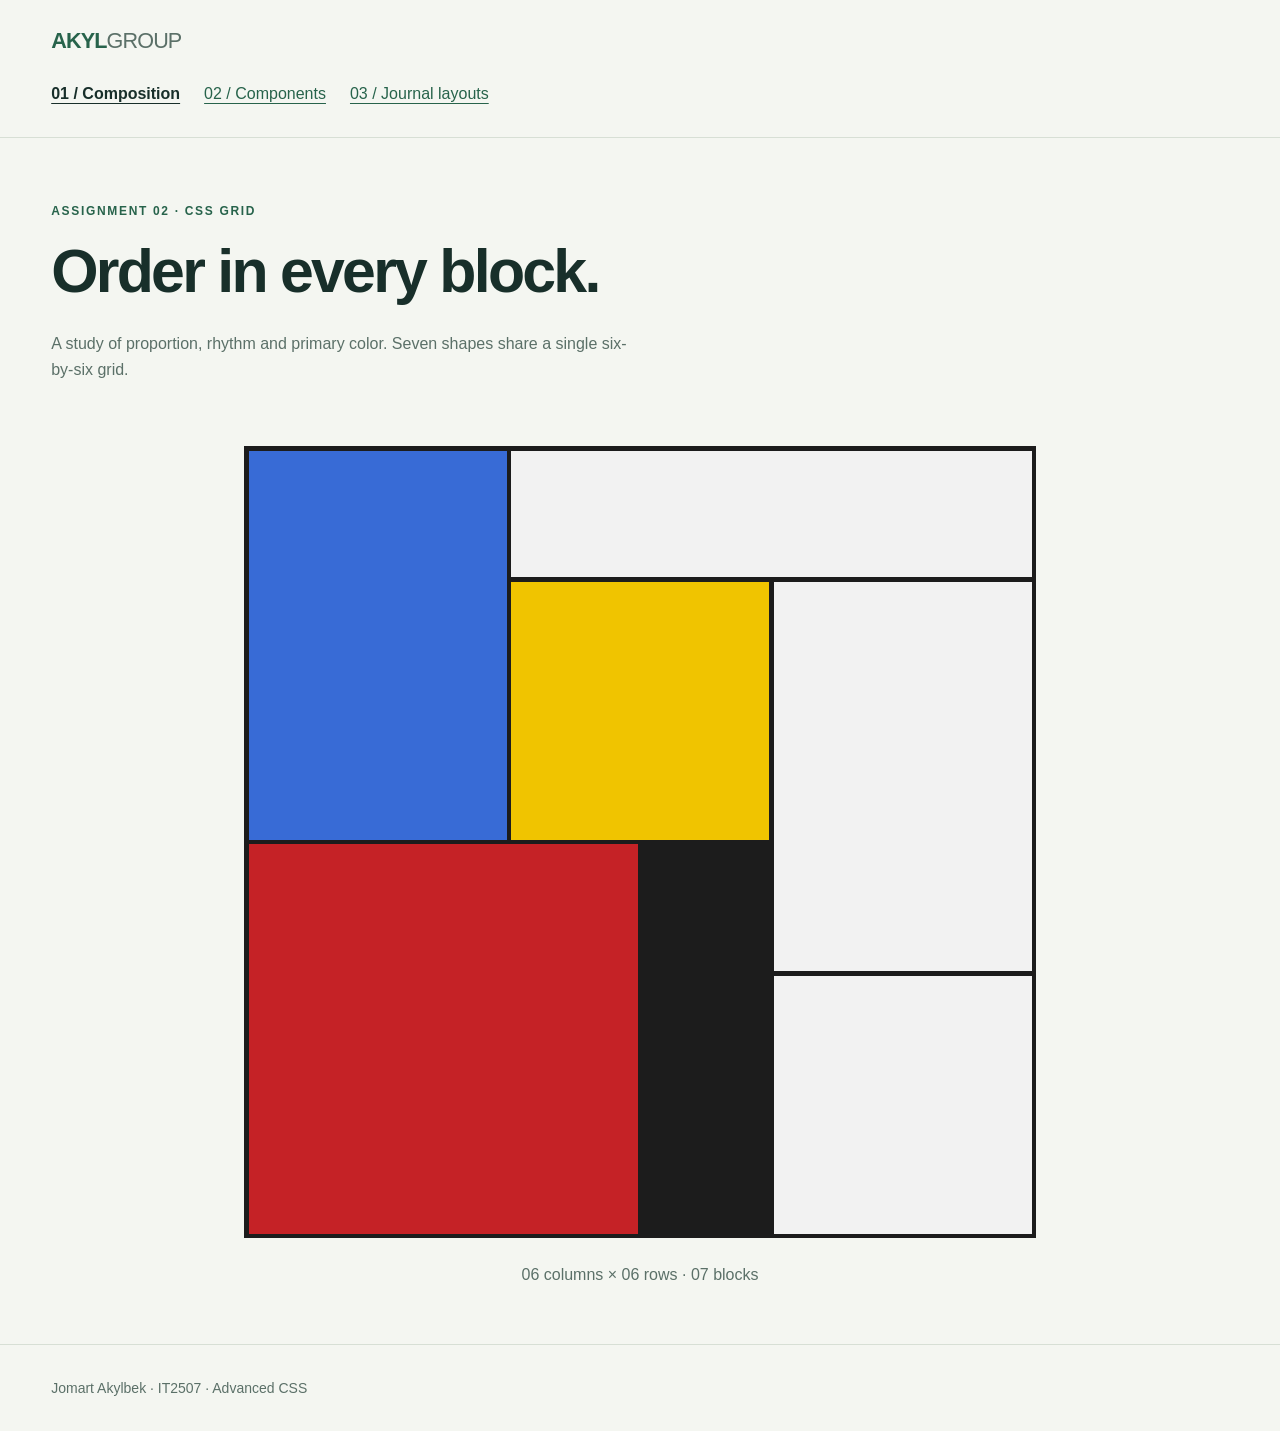
<file: index.html>
<!DOCTYPE html>
<html lang="en">
<head>
  <meta charset="UTF-8">
  <meta name="viewport" content="width=device-width, initial-scale=1">
  <title>Geometric composition | AKYL GROUP</title>
  <link rel="stylesheet" href="shared.css">
  <link rel="stylesheet" href="composition.css">
</head>
<body>
  <header class="site-header"><div class="shell">
    <a class="brand" href="../index.html">AKYL<span>GROUP</span></a>
    <nav class="page-links" aria-label="Assignment tasks">
      <a href="index.html" aria-current="page">01 / Composition</a><a href="components.html">02 / Components</a><a href="layouts.html">03 / Journal layouts</a>
    </nav>
  </div></header>
  <main class="shell">
    <div class="intro"><p class="eyebrow">Assignment 02 · CSS Grid</p><h1>Order in every block.</h1><p>A study of proportion, rhythm and primary color. Seven shapes share a single six-by-six grid.</p></div>
    <div class="composition" role="img" aria-label="Geometric composition: blue upper left, white top strip, yellow center, white upper right, red lower left, black lower center and white lower right.">
      <div class="blue"></div><div class="top-white"></div><div class="yellow"></div><div class="right-white"></div><div class="red"></div><div class="black"></div><div class="bottom-white"></div>
    </div>
    <p class="composition-caption">06 columns × 06 rows · 07 blocks</p>
  </main>
  <footer class="site-footer"><div class="shell">Jomart Akylbek · IT2507 · Advanced CSS</div></footer>
</body>
</html>
</file>
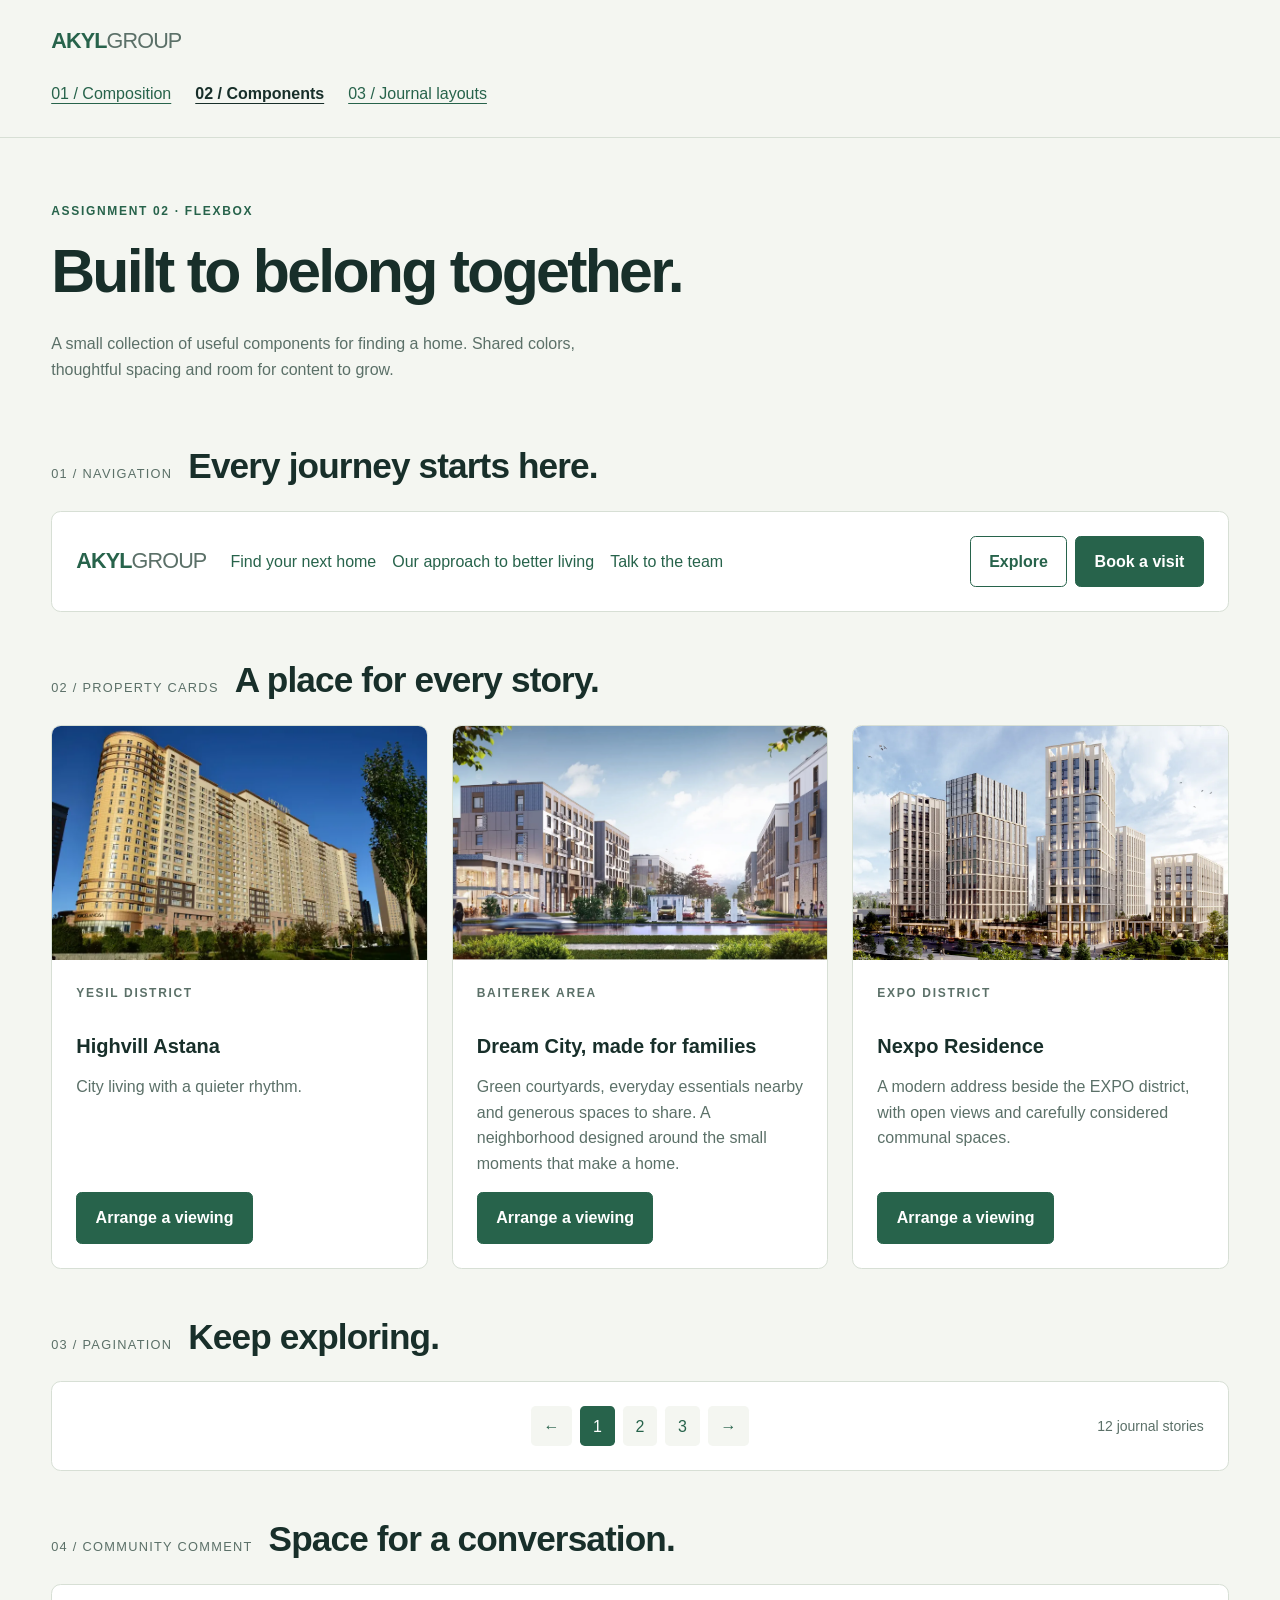
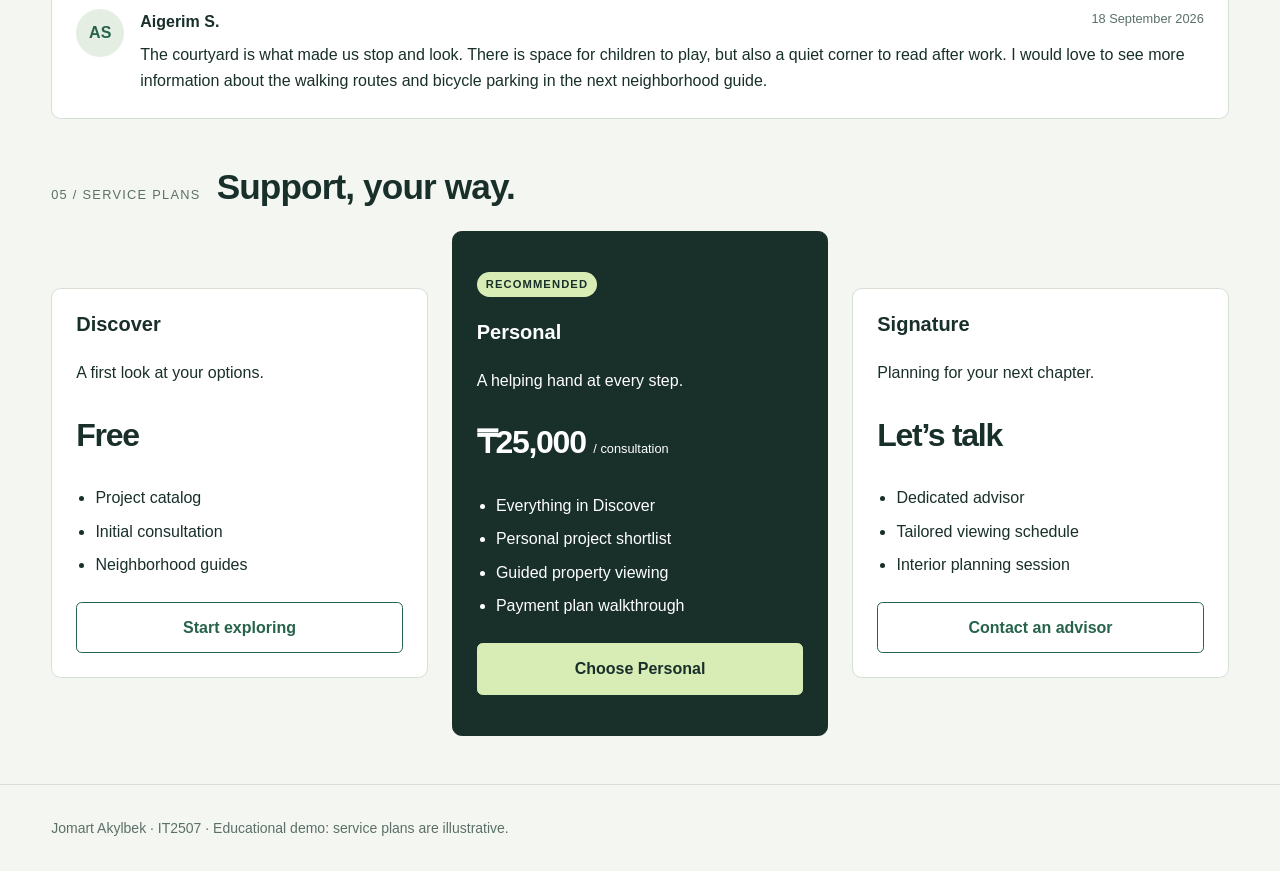
<file: components.html>
<!DOCTYPE html>
<html lang="en">
<head>
  <meta charset="UTF-8"><meta name="viewport" content="width=device-width, initial-scale=1">
  <title>Component library | AKYL GROUP</title>
  <link rel="stylesheet" href="shared.css"><link rel="stylesheet" href="components.css">
</head>
<body>
  <header class="site-header"><div class="shell"><a class="brand" href="../index.html">AKYL<span>GROUP</span></a><nav class="page-links" aria-label="Assignment tasks"><a href="index.html">01 / Composition</a><a href="components.html" aria-current="page">02 / Components</a><a href="layouts.html">03 / Journal layouts</a></nav></div></header>
  <main class="shell">
    <div class="intro"><p class="eyebrow">Assignment 02 · Flexbox</p><h1>Built to belong together.</h1><p>A small collection of useful components for finding a home. Shared colors, thoughtful spacing and room for content to grow.</p></div>
    <section class="component-section" aria-labelledby="nav-heading"><div class="section-heading"><span>01 / Navigation</span><h2 id="nav-heading">Every journey starts here.</h2></div>
      <nav class="demo-nav" aria-label="Property navigation"><a class="brand" href="../index.html">AKYL<span>GROUP</span></a><div class="nav-links"><a href="layouts.html">Find your next home</a><a href="../about.html">Our approach to better living</a><a href="../contact.html">Talk to the team</a></div><div class="nav-actions"><a class="button secondary" href="layouts.html">Explore</a><a class="button" href="../contact.html">Book a visit</a></div></nav>
    </section>
    <section class="component-section" aria-labelledby="cards-heading"><div class="section-heading"><span>02 / Property cards</span><h2 id="cards-heading">A place for every story.</h2></div>
      <div class="cards">
        <article class="property-card"><img src="images/Highvill.jpg" alt="Highvill residential towers"><div class="card-content"><p class="eyebrow">Yesil district</p><h3>Highvill Astana</h3><p>City living with a quieter rhythm.</p><a class="button" href="../contact.html">Arrange a viewing</a></div></article>
        <article class="property-card"><img src="images/dream.city1.webp" alt="Dream City residential complex"><div class="card-content"><p class="eyebrow">Baiterek area</p><h3>Dream City, made for families</h3><p>Green courtyards, everyday essentials nearby and generous spaces to share. A neighborhood designed around the small moments that make a home.</p><a class="button" href="../contact.html">Arrange a viewing</a></div></article>
        <article class="property-card"><img src="images/nexpo.jpg" alt="Nexpo apartment buildings"><div class="card-content"><p class="eyebrow">EXPO district</p><h3>Nexpo Residence</h3><p>A modern address beside the EXPO district, with open views and carefully considered communal spaces.</p><a class="button" href="../contact.html">Arrange a viewing</a></div></article>
      </div>
    </section>
    <section class="component-section" aria-labelledby="pages-heading"><div class="section-heading"><span>03 / Pagination</span><h2 id="pages-heading">Keep exploring.</h2></div>
      <div class="pagination"><nav class="page-numbers" aria-label="Journal pages"><a href="layouts.html#article-1" aria-label="Previous group">←</a><a href="layouts.html#article-1" aria-current="page" aria-label="Page 1">1</a><a href="layouts.html#article-5" aria-label="Page 2">2</a><a href="layouts.html#article-9" aria-label="Page 3">3</a><a href="layouts.html#article-5" aria-label="Next group">→</a></nav><p class="result-count">12 journal stories</p></div>
    </section>
    <section class="component-section" aria-labelledby="comment-heading"><div class="section-heading"><span>04 / Community comment</span><h2 id="comment-heading">Space for a conversation.</h2></div>
      <article class="comment"><div class="avatar" aria-hidden="true">AS</div><div class="comment-body"><div class="comment-meta"><strong>Aigerim S.</strong><time datetime="2026-09-18">18 September 2026</time></div><p>The courtyard is what made us stop and look. There is space for children to play, but also a quiet corner to read after work. I would love to see more information about the walking routes and bicycle parking in the next neighborhood guide.</p></div></article>
    </section>
    <section class="component-section" aria-labelledby="pricing-heading"><div class="section-heading"><span>05 / Service plans</span><h2 id="pricing-heading">Support, your way.</h2></div>
      <div class="pricing">
        <article class="plan"><h3>Discover</h3><p>A first look at your options.</p><p class="plan-price">Free</p><ul><li>Project catalog</li><li>Initial consultation</li><li>Neighborhood guides</li></ul><a class="button secondary" href="../contact.html">Start exploring</a></article>
        <article class="plan recommended"><span class="badge">Recommended</span><h3>Personal</h3><p>A helping hand at every step.</p><p class="plan-price">₸25,000 <small>/ consultation</small></p><ul><li>Everything in Discover</li><li>Personal project shortlist</li><li>Guided property viewing</li><li>Payment plan walkthrough</li></ul><a class="button" href="../contact.html">Choose Personal</a></article>
        <article class="plan"><h3>Signature</h3><p>Planning for your next chapter.</p><p class="plan-price">Let’s talk</p><ul><li>Dedicated advisor</li><li>Tailored viewing schedule</li><li>Interior planning session</li></ul><a class="button secondary" href="../contact.html">Contact an advisor</a></article>
      </div>
    </section>
  </main>
  <footer class="site-footer"><div class="shell">Jomart Akylbek · IT2507 · Educational demo: service plans are illustrative.</div></footer>
</body>
</html>
</file>
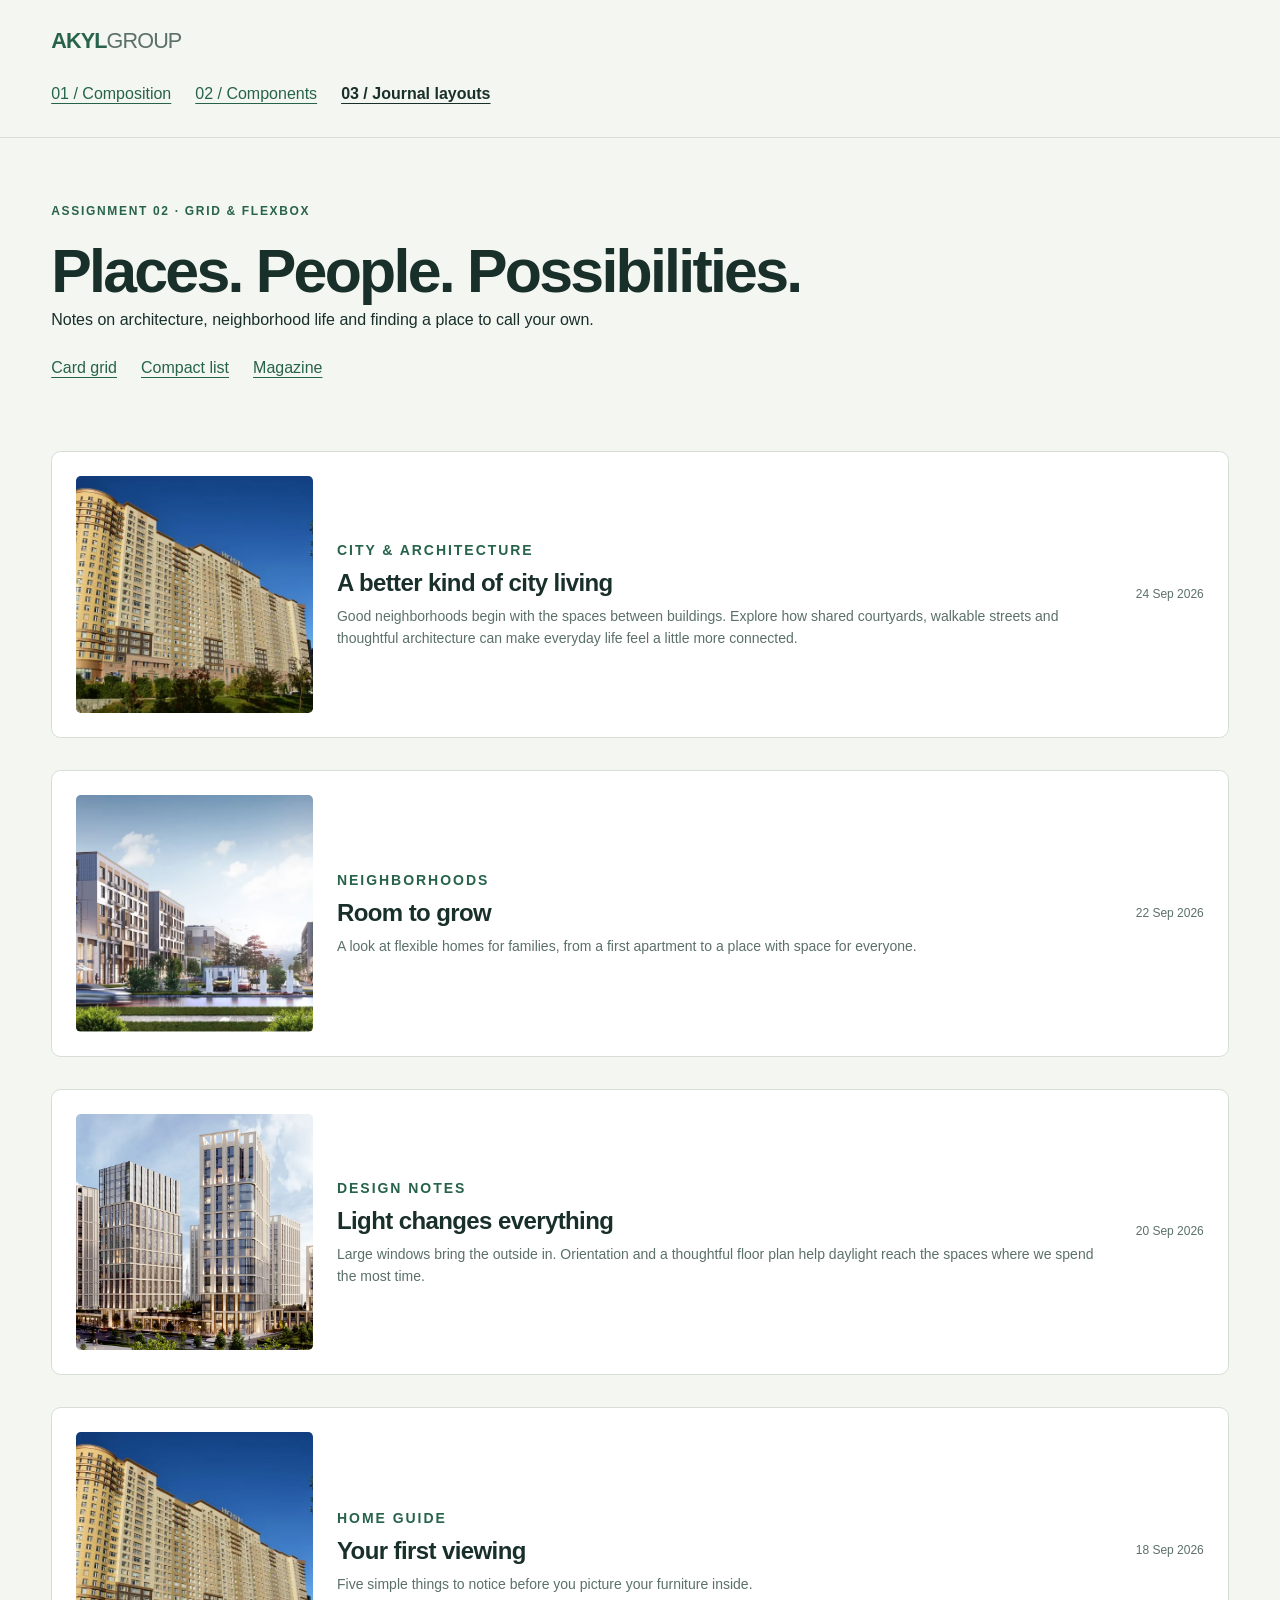
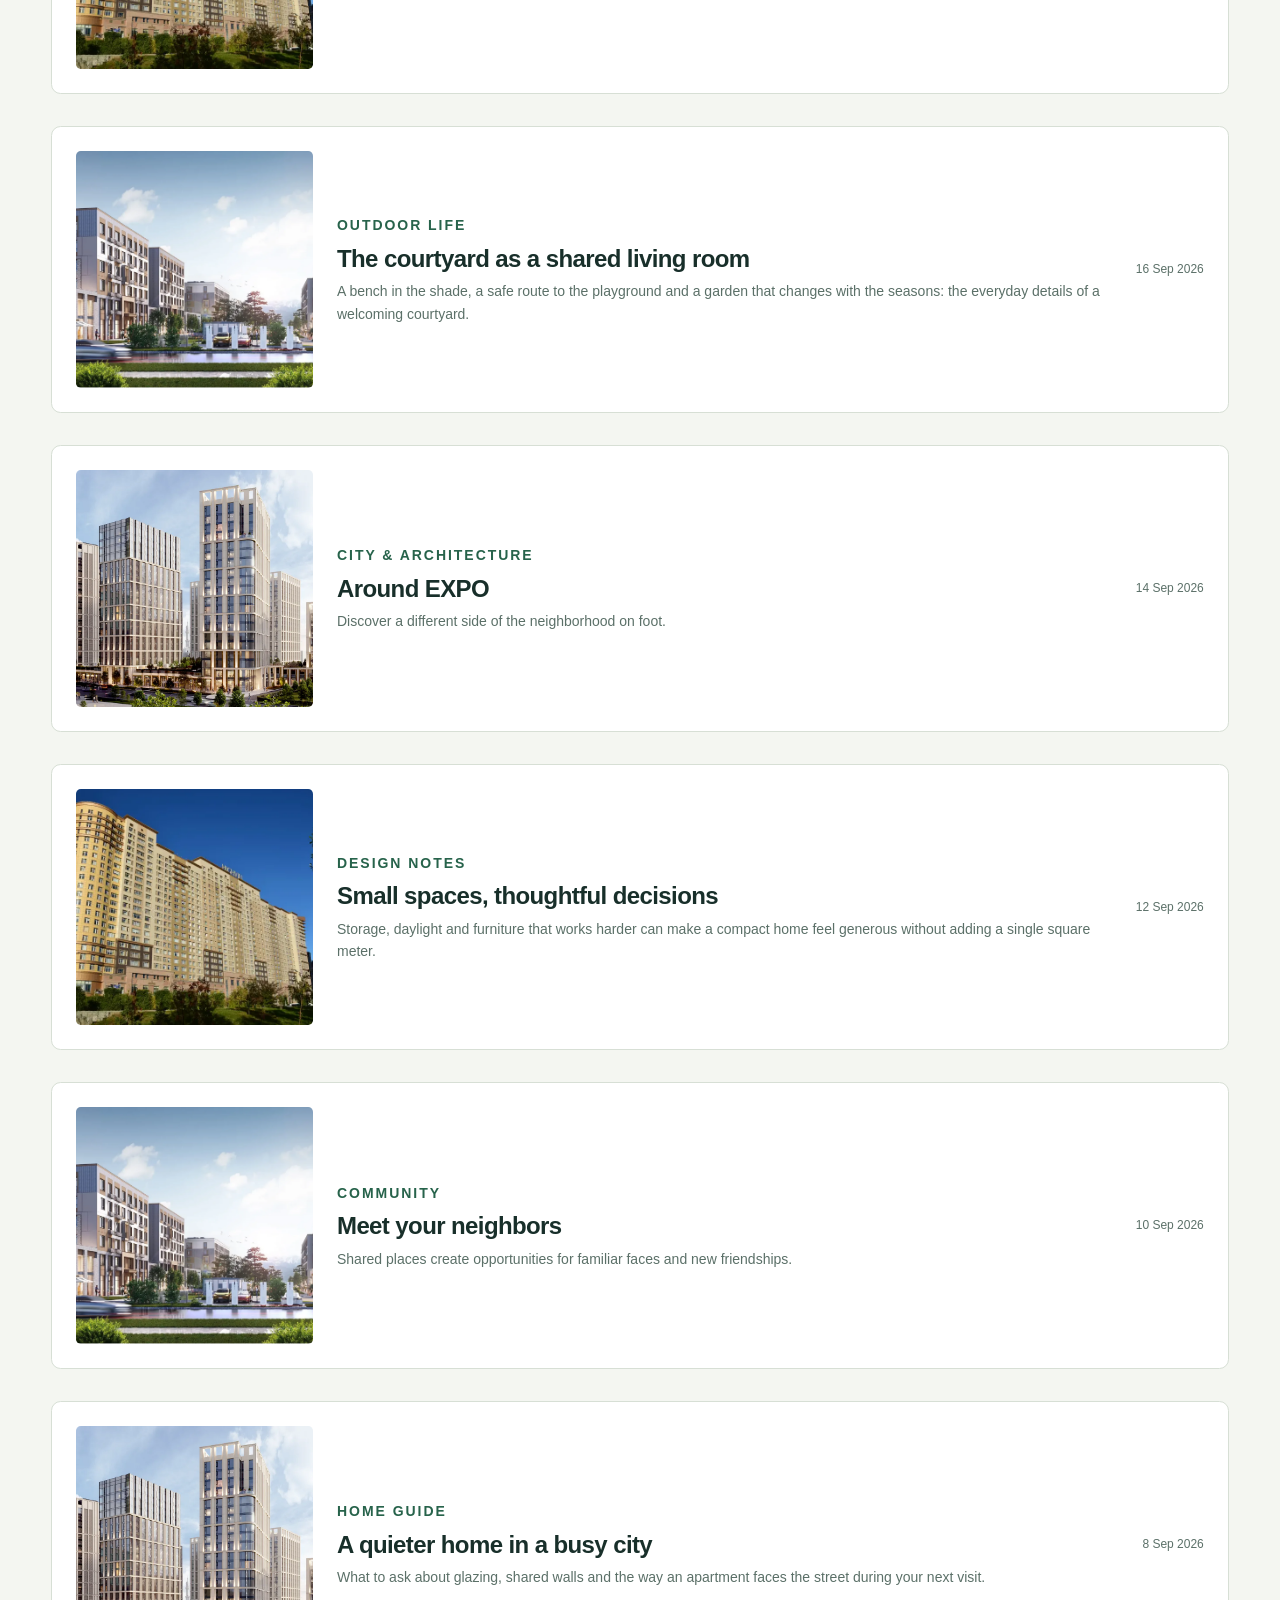
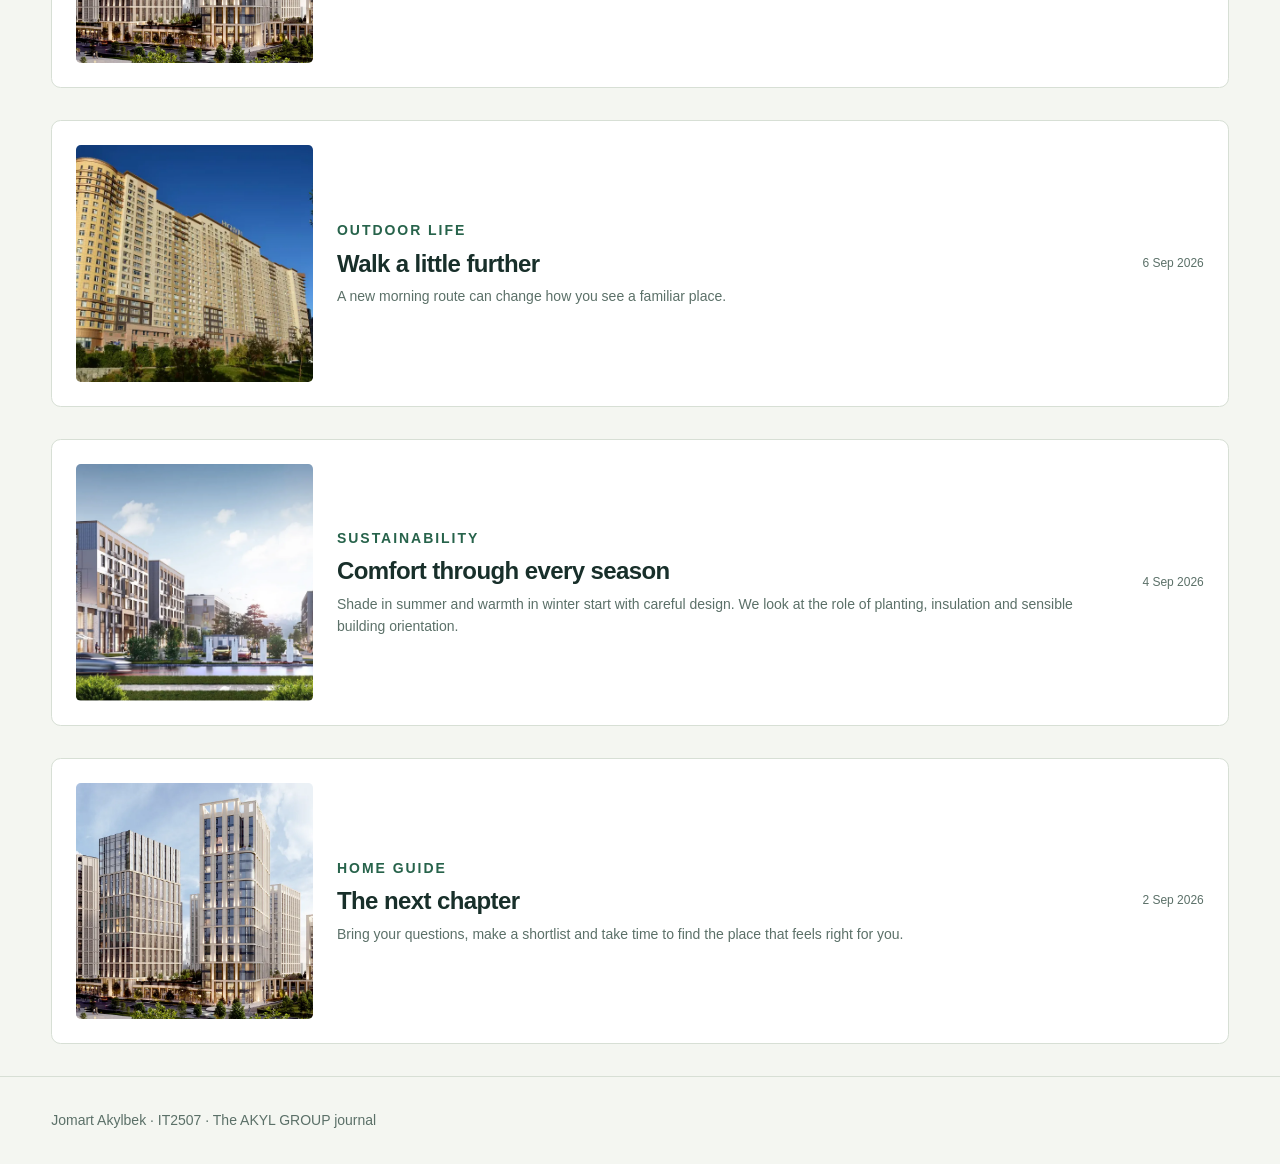
<file: layouts-list.html>
<!DOCTYPE html>
<html lang="en">
<head>
  <meta charset="UTF-8"><meta name="viewport" content="width=device-width, initial-scale=1">
  <title>The journal | AKYL GROUP</title>
  <link rel="stylesheet" href="shared.css"><link rel="stylesheet" href="layouts.css">
</head>
<body>
  <header class="site-header"><div class="shell"><a class="brand" href="../index.html">AKYL<span>GROUP</span></a><nav class="page-links" aria-label="Assignment tasks"><a href="index.html">01 / Composition</a><a href="components.html">02 / Components</a><a href="layouts.html" aria-current="page">03 / Journal layouts</a></nav></div></header>
  <main class="shell">
    <div class="intro"><p class="eyebrow">Assignment 02 · Grid &amp; Flexbox</p><h1>Places. People. Possibilities.</h1><p>Notes on architecture, neighborhood life and finding a place to call your own.</p><nav class="page-links" aria-label="Journal view"><a href="layouts.html">Card grid</a><a href="layouts-list.html">Compact list</a><a href="layouts-magazine.html">Magazine</a></nav></div>
    <div class="journal layout-list">
      <article class="journal-item" id="article-1">
        <img src="images/Highvill.jpg" alt="Highvill residential towers">
        <div class="story-body"><p class="eyebrow">City &amp; architecture</p><h2>A better kind of city living</h2><p>Good neighborhoods begin with the spaces between buildings. Explore how shared courtyards, walkable streets and thoughtful architecture can make everyday life feel a little more connected.</p></div>
        <time datetime="2026-09-24">24 Sep 2026</time>
      </article>
      <article class="journal-item" id="article-2">
        <img src="images/dream.city1.webp" alt="Dream City neighborhood">
        <div class="story-body"><p class="eyebrow">Neighborhoods</p><h2>Room to grow</h2><p>A look at flexible homes for families, from a first apartment to a place with space for everyone.</p></div>
        <time datetime="2026-09-22">22 Sep 2026</time>
      </article>
      <article class="journal-item" id="article-3">
        <img src="images/nexpo.jpg" alt="Nexpo apartment architecture">
        <div class="story-body"><p class="eyebrow">Design notes</p><h2>Light changes everything</h2><p>Large windows bring the outside in. Orientation and a thoughtful floor plan help daylight reach the spaces where we spend the most time.</p></div>
        <time datetime="2026-09-20">20 Sep 2026</time>
      </article>
      <article class="journal-item" id="article-4">
        <img src="images/Highvill.jpg" alt="Highvill residential towers">
        <div class="story-body"><p class="eyebrow">Home guide</p><h2>Your first viewing</h2><p>Five simple things to notice before you picture your furniture inside.</p></div>
        <time datetime="2026-09-18">18 Sep 2026</time>
      </article>
      <article class="journal-item" id="article-5">
        <img src="images/dream.city1.webp" alt="Dream City neighborhood">
        <div class="story-body"><p class="eyebrow">Outdoor life</p><h2>The courtyard as a shared living room</h2><p>A bench in the shade, a safe route to the playground and a garden that changes with the seasons: the everyday details of a welcoming courtyard.</p></div>
        <time datetime="2026-09-16">16 Sep 2026</time>
      </article>
      <article class="journal-item" id="article-6">
        <img src="images/nexpo.jpg" alt="Nexpo apartment architecture">
        <div class="story-body"><p class="eyebrow">City &amp; architecture</p><h2>Around EXPO</h2><p>Discover a different side of the neighborhood on foot.</p></div>
        <time datetime="2026-09-14">14 Sep 2026</time>
      </article>
      <article class="journal-item" id="article-7">
        <img src="images/Highvill.jpg" alt="Highvill residential towers">
        <div class="story-body"><p class="eyebrow">Design notes</p><h2>Small spaces, thoughtful decisions</h2><p>Storage, daylight and furniture that works harder can make a compact home feel generous without adding a single square meter.</p></div>
        <time datetime="2026-09-12">12 Sep 2026</time>
      </article>
      <article class="journal-item" id="article-8">
        <img src="images/dream.city1.webp" alt="Dream City neighborhood">
        <div class="story-body"><p class="eyebrow">Community</p><h2>Meet your neighbors</h2><p>Shared places create opportunities for familiar faces and new friendships.</p></div>
        <time datetime="2026-09-10">10 Sep 2026</time>
      </article>
      <article class="journal-item" id="article-9">
        <img src="images/nexpo.jpg" alt="Nexpo apartment architecture">
        <div class="story-body"><p class="eyebrow">Home guide</p><h2>A quieter home in a busy city</h2><p>What to ask about glazing, shared walls and the way an apartment faces the street during your next visit.</p></div>
        <time datetime="2026-09-08">8 Sep 2026</time>
      </article>
      <article class="journal-item" id="article-10">
        <img src="images/Highvill.jpg" alt="Highvill residential towers">
        <div class="story-body"><p class="eyebrow">Outdoor life</p><h2>Walk a little further</h2><p>A new morning route can change how you see a familiar place.</p></div>
        <time datetime="2026-09-06">6 Sep 2026</time>
      </article>
      <article class="journal-item" id="article-11">
        <img src="images/dream.city1.webp" alt="Dream City neighborhood">
        <div class="story-body"><p class="eyebrow">Sustainability</p><h2>Comfort through every season</h2><p>Shade in summer and warmth in winter start with careful design. We look at the role of planting, insulation and sensible building orientation.</p></div>
        <time datetime="2026-09-04">4 Sep 2026</time>
      </article>
      <article class="journal-item" id="article-12">
        <img src="images/nexpo.jpg" alt="Nexpo apartment architecture">
        <div class="story-body"><p class="eyebrow">Home guide</p><h2>The next chapter</h2><p>Bring your questions, make a shortlist and take time to find the place that feels right for you.</p></div>
        <time datetime="2026-09-02">2 Sep 2026</time>
      </article>
    </div>
  </main>
  <footer class="site-footer"><div class="shell">Jomart Akylbek · IT2507 · The AKYL GROUP journal</div></footer>
</body>
</html>
</file>
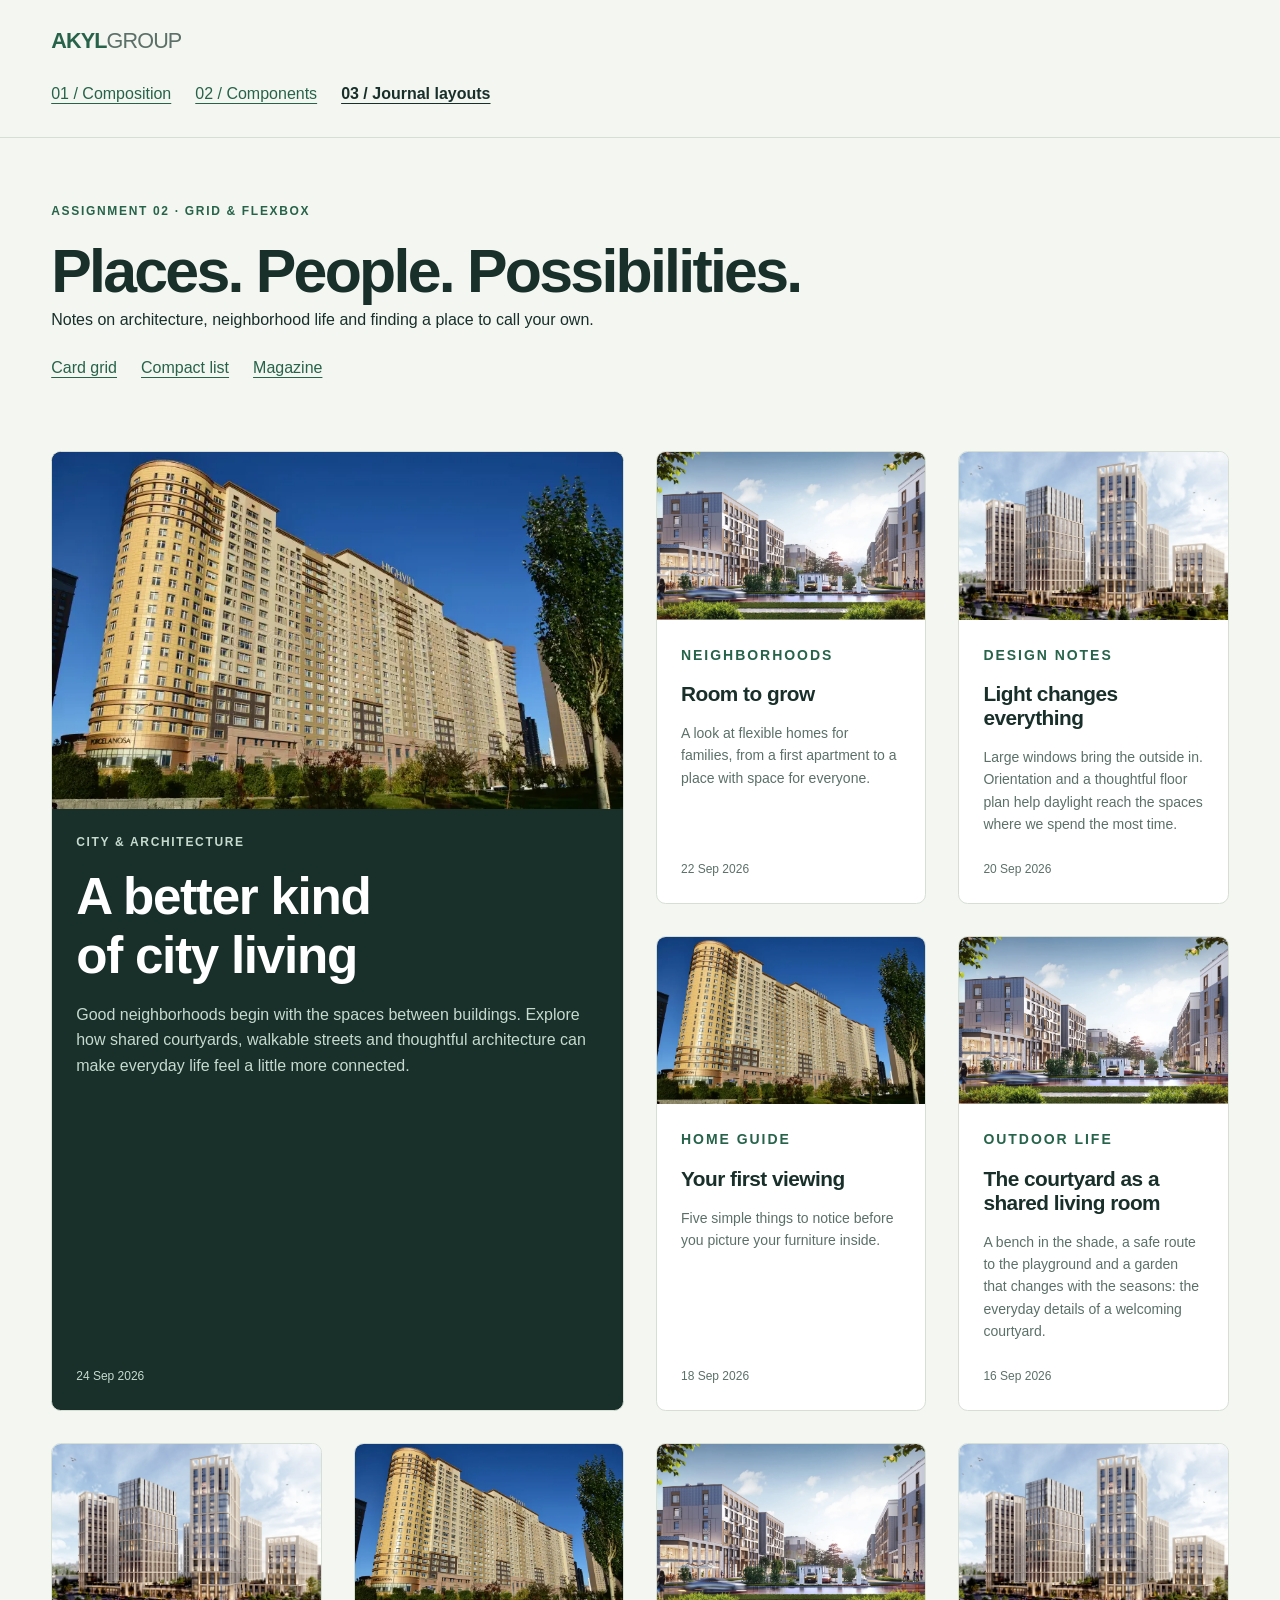
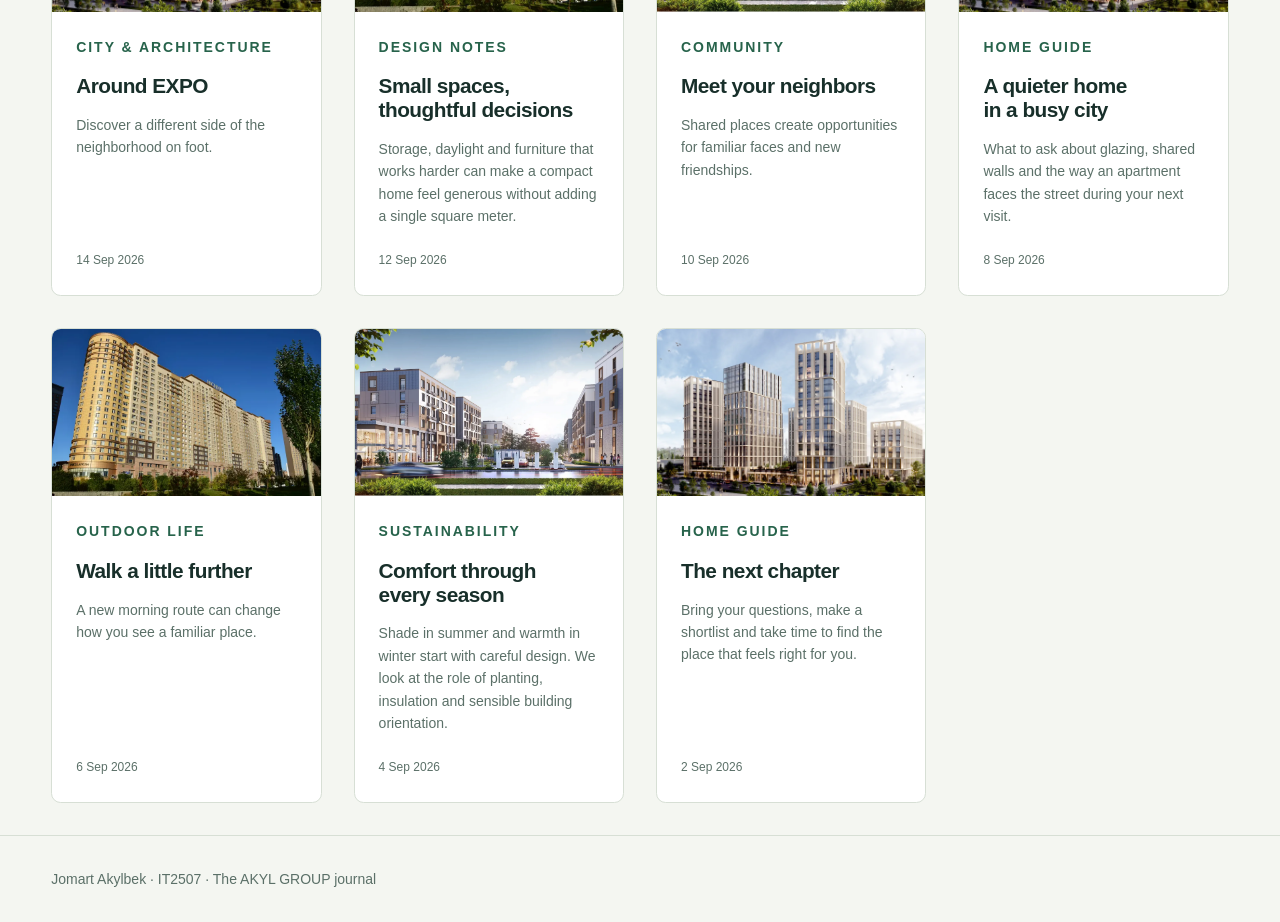
<file: layouts-magazine.html>
<!DOCTYPE html>
<html lang="en">
<head>
  <meta charset="UTF-8"><meta name="viewport" content="width=device-width, initial-scale=1">
  <title>The journal | AKYL GROUP</title>
  <link rel="stylesheet" href="shared.css"><link rel="stylesheet" href="layouts.css">
</head>
<body>
  <header class="site-header"><div class="shell"><a class="brand" href="../index.html">AKYL<span>GROUP</span></a><nav class="page-links" aria-label="Assignment tasks"><a href="index.html">01 / Composition</a><a href="components.html">02 / Components</a><a href="layouts.html" aria-current="page">03 / Journal layouts</a></nav></div></header>
  <main class="shell">
    <div class="intro"><p class="eyebrow">Assignment 02 · Grid &amp; Flexbox</p><h1>Places. People. Possibilities.</h1><p>Notes on architecture, neighborhood life and finding a place to call your own.</p><nav class="page-links" aria-label="Journal view"><a href="layouts.html">Card grid</a><a href="layouts-list.html">Compact list</a><a href="layouts-magazine.html">Magazine</a></nav></div>
    <div class="journal layout-magazine">
      <article class="journal-item" id="article-1">
        <img src="images/Highvill.jpg" alt="Highvill residential towers">
        <div class="story-body"><p class="eyebrow">City &amp; architecture</p><h2>A better kind of city living</h2><p>Good neighborhoods begin with the spaces between buildings. Explore how shared courtyards, walkable streets and thoughtful architecture can make everyday life feel a little more connected.</p></div>
        <time datetime="2026-09-24">24 Sep 2026</time>
      </article>
      <article class="journal-item" id="article-2">
        <img src="images/dream.city1.webp" alt="Dream City neighborhood">
        <div class="story-body"><p class="eyebrow">Neighborhoods</p><h2>Room to grow</h2><p>A look at flexible homes for families, from a first apartment to a place with space for everyone.</p></div>
        <time datetime="2026-09-22">22 Sep 2026</time>
      </article>
      <article class="journal-item" id="article-3">
        <img src="images/nexpo.jpg" alt="Nexpo apartment architecture">
        <div class="story-body"><p class="eyebrow">Design notes</p><h2>Light changes everything</h2><p>Large windows bring the outside in. Orientation and a thoughtful floor plan help daylight reach the spaces where we spend the most time.</p></div>
        <time datetime="2026-09-20">20 Sep 2026</time>
      </article>
      <article class="journal-item" id="article-4">
        <img src="images/Highvill.jpg" alt="Highvill residential towers">
        <div class="story-body"><p class="eyebrow">Home guide</p><h2>Your first viewing</h2><p>Five simple things to notice before you picture your furniture inside.</p></div>
        <time datetime="2026-09-18">18 Sep 2026</time>
      </article>
      <article class="journal-item" id="article-5">
        <img src="images/dream.city1.webp" alt="Dream City neighborhood">
        <div class="story-body"><p class="eyebrow">Outdoor life</p><h2>The courtyard as a shared living room</h2><p>A bench in the shade, a safe route to the playground and a garden that changes with the seasons: the everyday details of a welcoming courtyard.</p></div>
        <time datetime="2026-09-16">16 Sep 2026</time>
      </article>
      <article class="journal-item" id="article-6">
        <img src="images/nexpo.jpg" alt="Nexpo apartment architecture">
        <div class="story-body"><p class="eyebrow">City &amp; architecture</p><h2>Around EXPO</h2><p>Discover a different side of the neighborhood on foot.</p></div>
        <time datetime="2026-09-14">14 Sep 2026</time>
      </article>
      <article class="journal-item" id="article-7">
        <img src="images/Highvill.jpg" alt="Highvill residential towers">
        <div class="story-body"><p class="eyebrow">Design notes</p><h2>Small spaces, thoughtful decisions</h2><p>Storage, daylight and furniture that works harder can make a compact home feel generous without adding a single square meter.</p></div>
        <time datetime="2026-09-12">12 Sep 2026</time>
      </article>
      <article class="journal-item" id="article-8">
        <img src="images/dream.city1.webp" alt="Dream City neighborhood">
        <div class="story-body"><p class="eyebrow">Community</p><h2>Meet your neighbors</h2><p>Shared places create opportunities for familiar faces and new friendships.</p></div>
        <time datetime="2026-09-10">10 Sep 2026</time>
      </article>
      <article class="journal-item" id="article-9">
        <img src="images/nexpo.jpg" alt="Nexpo apartment architecture">
        <div class="story-body"><p class="eyebrow">Home guide</p><h2>A quieter home in a busy city</h2><p>What to ask about glazing, shared walls and the way an apartment faces the street during your next visit.</p></div>
        <time datetime="2026-09-08">8 Sep 2026</time>
      </article>
      <article class="journal-item" id="article-10">
        <img src="images/Highvill.jpg" alt="Highvill residential towers">
        <div class="story-body"><p class="eyebrow">Outdoor life</p><h2>Walk a little further</h2><p>A new morning route can change how you see a familiar place.</p></div>
        <time datetime="2026-09-06">6 Sep 2026</time>
      </article>
      <article class="journal-item" id="article-11">
        <img src="images/dream.city1.webp" alt="Dream City neighborhood">
        <div class="story-body"><p class="eyebrow">Sustainability</p><h2>Comfort through every season</h2><p>Shade in summer and warmth in winter start with careful design. We look at the role of planting, insulation and sensible building orientation.</p></div>
        <time datetime="2026-09-04">4 Sep 2026</time>
      </article>
      <article class="journal-item" id="article-12">
        <img src="images/nexpo.jpg" alt="Nexpo apartment architecture">
        <div class="story-body"><p class="eyebrow">Home guide</p><h2>The next chapter</h2><p>Bring your questions, make a shortlist and take time to find the place that feels right for you.</p></div>
        <time datetime="2026-09-02">2 Sep 2026</time>
      </article>
    </div>
  </main>
  <footer class="site-footer"><div class="shell">Jomart Akylbek · IT2507 · The AKYL GROUP journal</div></footer>
</body>
</html>
</file>
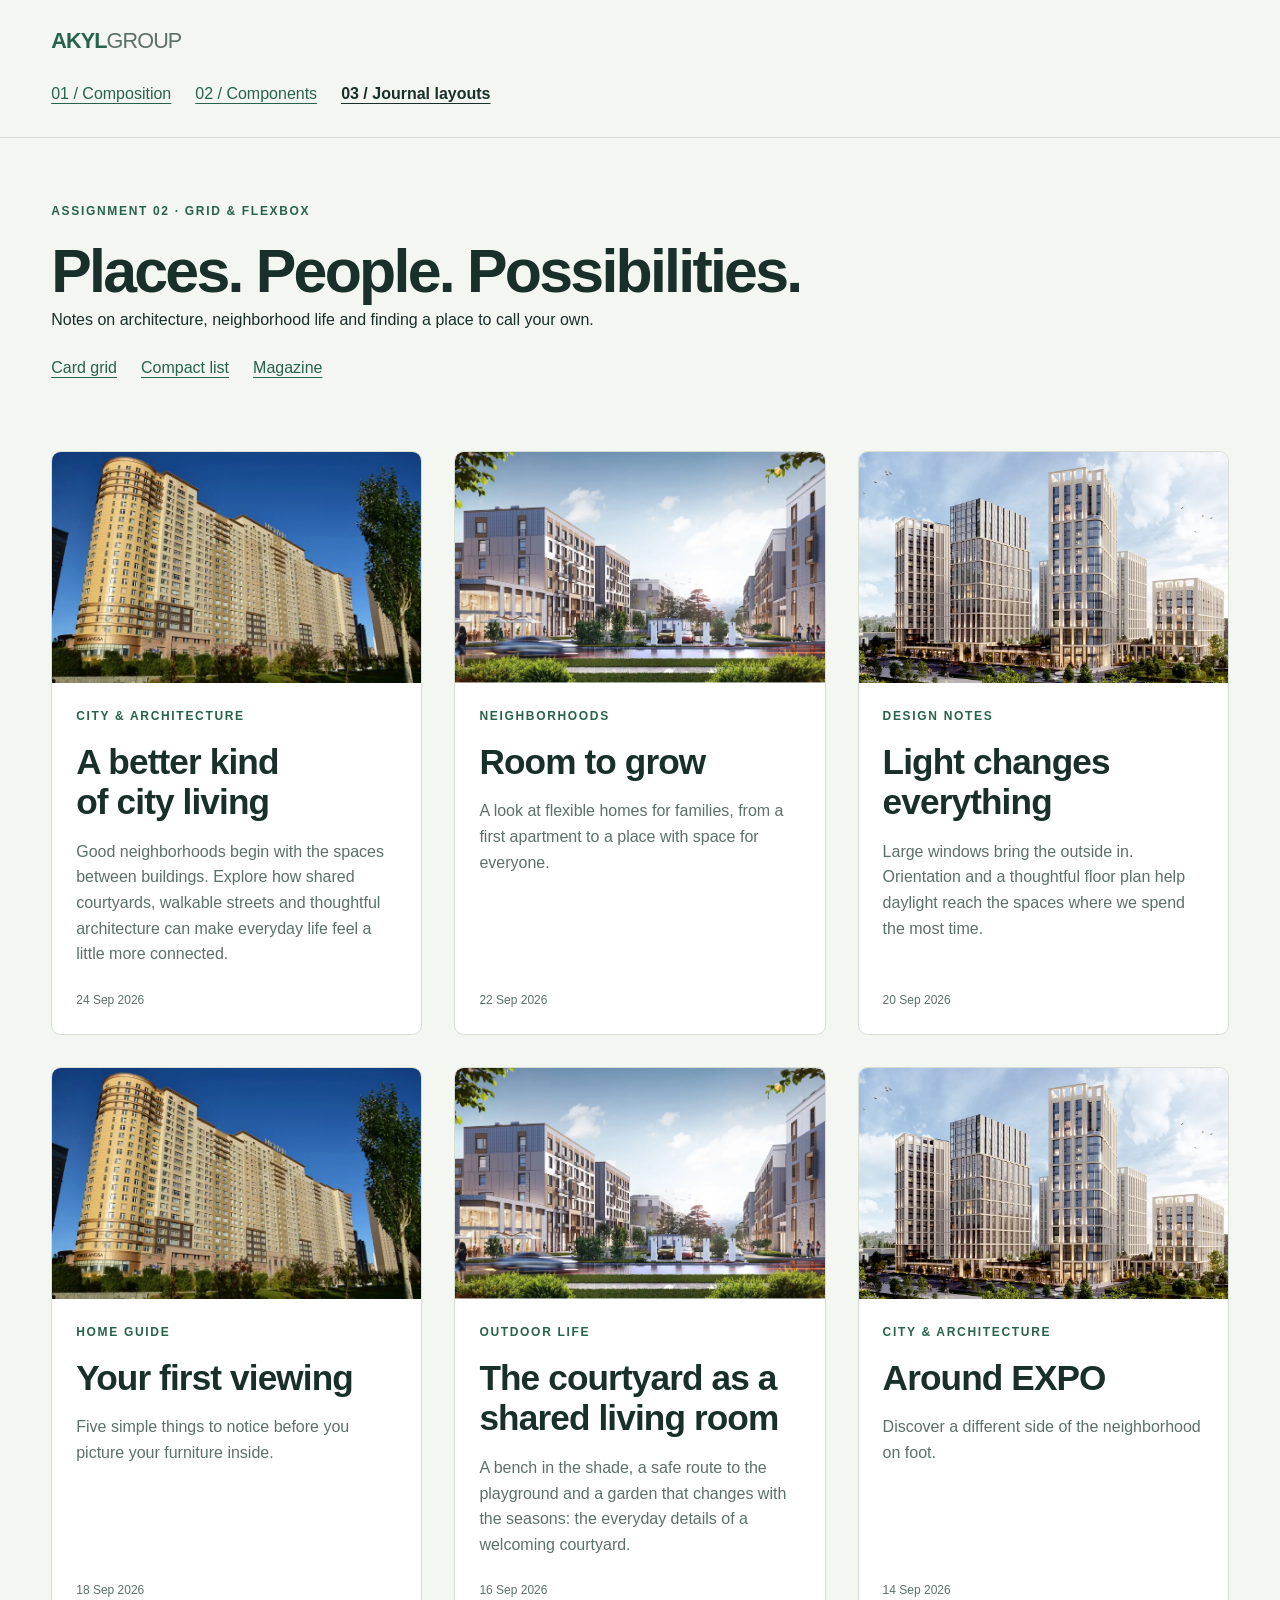
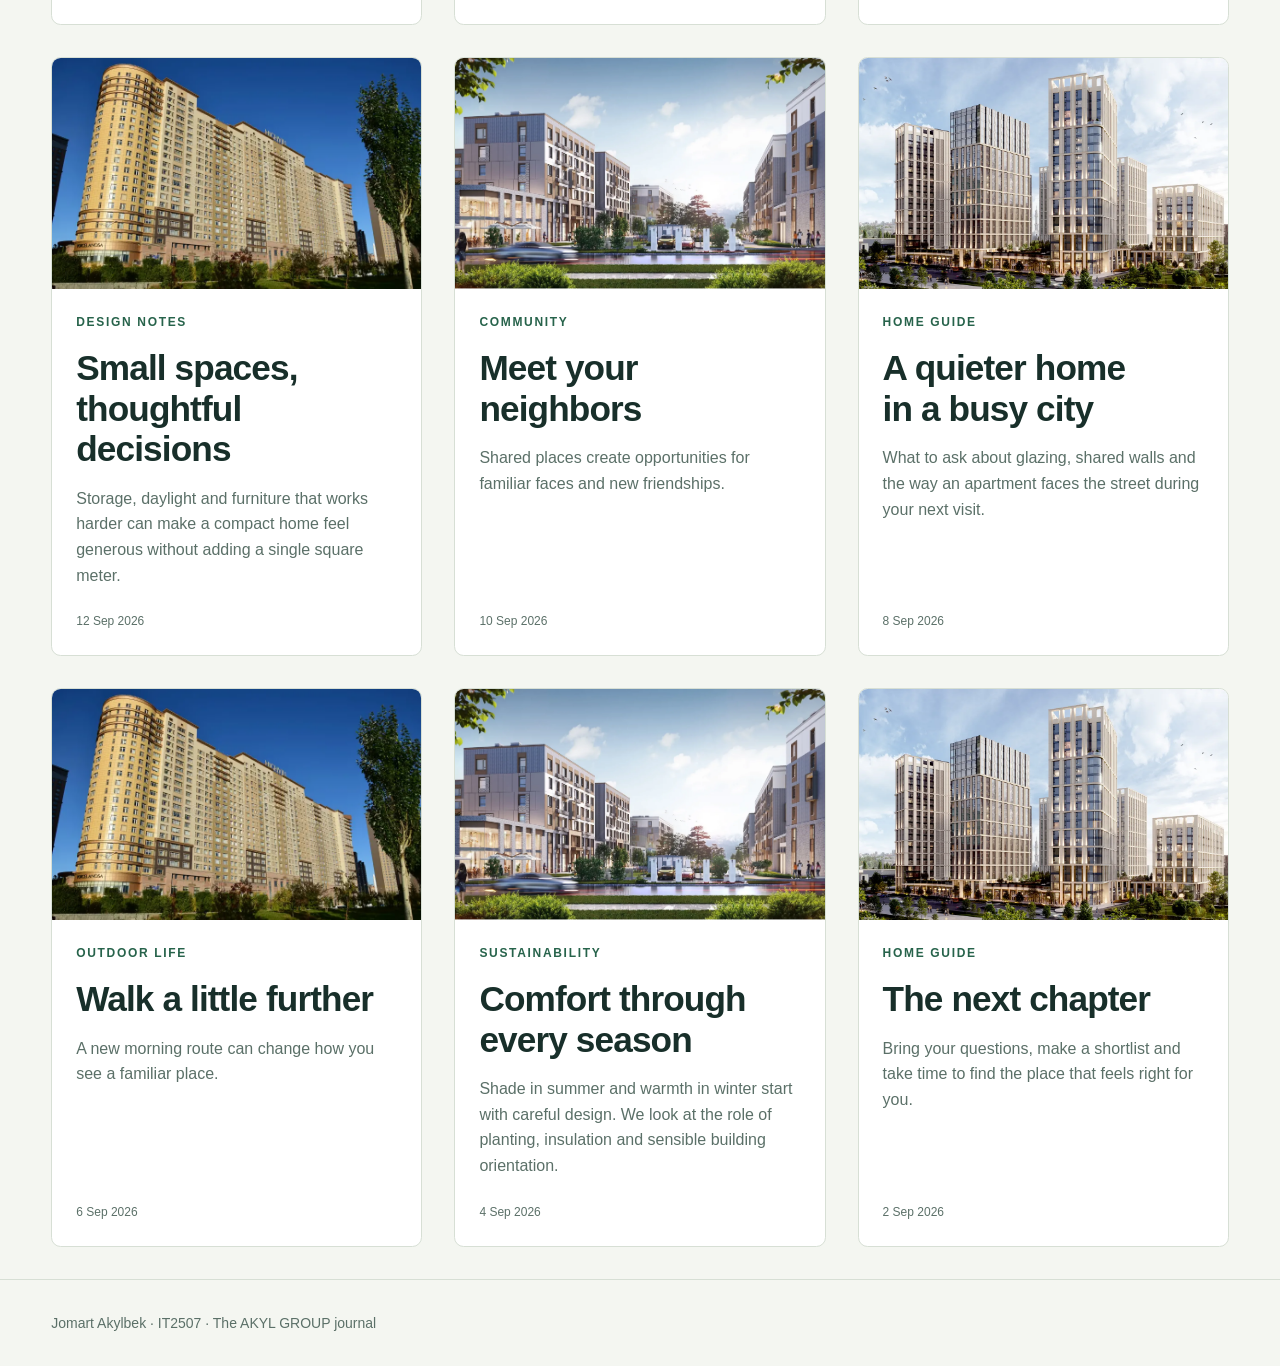
<file: layouts.html>
<!DOCTYPE html>
<html lang="en">
<head>
  <meta charset="UTF-8"><meta name="viewport" content="width=device-width, initial-scale=1">
  <title>The journal | AKYL GROUP</title>
  <link rel="stylesheet" href="shared.css"><link rel="stylesheet" href="layouts.css">
</head>
<body>
  <header class="site-header"><div class="shell"><a class="brand" href="../index.html">AKYL<span>GROUP</span></a><nav class="page-links" aria-label="Assignment tasks"><a href="index.html">01 / Composition</a><a href="components.html">02 / Components</a><a href="layouts.html" aria-current="page">03 / Journal layouts</a></nav></div></header>
  <main class="shell">
    <div class="intro"><p class="eyebrow">Assignment 02 · Grid &amp; Flexbox</p><h1>Places. People. Possibilities.</h1><p>Notes on architecture, neighborhood life and finding a place to call your own.</p><nav class="page-links" aria-label="Journal view"><a href="layouts.html">Card grid</a><a href="layouts-list.html">Compact list</a><a href="layouts-magazine.html">Magazine</a></nav></div>
    <div class="journal layout-grid">
      <article class="journal-item" id="article-1">
        <img src="images/Highvill.jpg" alt="Highvill residential towers">
        <div class="story-body"><p class="eyebrow">City &amp; architecture</p><h2>A better kind of city living</h2><p>Good neighborhoods begin with the spaces between buildings. Explore how shared courtyards, walkable streets and thoughtful architecture can make everyday life feel a little more connected.</p></div>
        <time datetime="2026-09-24">24 Sep 2026</time>
      </article>
      <article class="journal-item" id="article-2">
        <img src="images/dream.city1.webp" alt="Dream City neighborhood">
        <div class="story-body"><p class="eyebrow">Neighborhoods</p><h2>Room to grow</h2><p>A look at flexible homes for families, from a first apartment to a place with space for everyone.</p></div>
        <time datetime="2026-09-22">22 Sep 2026</time>
      </article>
      <article class="journal-item" id="article-3">
        <img src="images/nexpo.jpg" alt="Nexpo apartment architecture">
        <div class="story-body"><p class="eyebrow">Design notes</p><h2>Light changes everything</h2><p>Large windows bring the outside in. Orientation and a thoughtful floor plan help daylight reach the spaces where we spend the most time.</p></div>
        <time datetime="2026-09-20">20 Sep 2026</time>
      </article>
      <article class="journal-item" id="article-4">
        <img src="images/Highvill.jpg" alt="Highvill residential towers">
        <div class="story-body"><p class="eyebrow">Home guide</p><h2>Your first viewing</h2><p>Five simple things to notice before you picture your furniture inside.</p></div>
        <time datetime="2026-09-18">18 Sep 2026</time>
      </article>
      <article class="journal-item" id="article-5">
        <img src="images/dream.city1.webp" alt="Dream City neighborhood">
        <div class="story-body"><p class="eyebrow">Outdoor life</p><h2>The courtyard as a shared living room</h2><p>A bench in the shade, a safe route to the playground and a garden that changes with the seasons: the everyday details of a welcoming courtyard.</p></div>
        <time datetime="2026-09-16">16 Sep 2026</time>
      </article>
      <article class="journal-item" id="article-6">
        <img src="images/nexpo.jpg" alt="Nexpo apartment architecture">
        <div class="story-body"><p class="eyebrow">City &amp; architecture</p><h2>Around EXPO</h2><p>Discover a different side of the neighborhood on foot.</p></div>
        <time datetime="2026-09-14">14 Sep 2026</time>
      </article>
      <article class="journal-item" id="article-7">
        <img src="images/Highvill.jpg" alt="Highvill residential towers">
        <div class="story-body"><p class="eyebrow">Design notes</p><h2>Small spaces, thoughtful decisions</h2><p>Storage, daylight and furniture that works harder can make a compact home feel generous without adding a single square meter.</p></div>
        <time datetime="2026-09-12">12 Sep 2026</time>
      </article>
      <article class="journal-item" id="article-8">
        <img src="images/dream.city1.webp" alt="Dream City neighborhood">
        <div class="story-body"><p class="eyebrow">Community</p><h2>Meet your neighbors</h2><p>Shared places create opportunities for familiar faces and new friendships.</p></div>
        <time datetime="2026-09-10">10 Sep 2026</time>
      </article>
      <article class="journal-item" id="article-9">
        <img src="images/nexpo.jpg" alt="Nexpo apartment architecture">
        <div class="story-body"><p class="eyebrow">Home guide</p><h2>A quieter home in a busy city</h2><p>What to ask about glazing, shared walls and the way an apartment faces the street during your next visit.</p></div>
        <time datetime="2026-09-08">8 Sep 2026</time>
      </article>
      <article class="journal-item" id="article-10">
        <img src="images/Highvill.jpg" alt="Highvill residential towers">
        <div class="story-body"><p class="eyebrow">Outdoor life</p><h2>Walk a little further</h2><p>A new morning route can change how you see a familiar place.</p></div>
        <time datetime="2026-09-06">6 Sep 2026</time>
      </article>
      <article class="journal-item" id="article-11">
        <img src="images/dream.city1.webp" alt="Dream City neighborhood">
        <div class="story-body"><p class="eyebrow">Sustainability</p><h2>Comfort through every season</h2><p>Shade in summer and warmth in winter start with careful design. We look at the role of planting, insulation and sensible building orientation.</p></div>
        <time datetime="2026-09-04">4 Sep 2026</time>
      </article>
      <article class="journal-item" id="article-12">
        <img src="images/nexpo.jpg" alt="Nexpo apartment architecture">
        <div class="story-body"><p class="eyebrow">Home guide</p><h2>The next chapter</h2><p>Bring your questions, make a shortlist and take time to find the place that feels right for you.</p></div>
        <time datetime="2026-09-02">2 Sep 2026</time>
      </article>
    </div>
  </main>
  <footer class="site-footer"><div class="shell">Jomart Akylbek · IT2507 · The AKYL GROUP journal</div></footer>
</body>
</html>
</file>
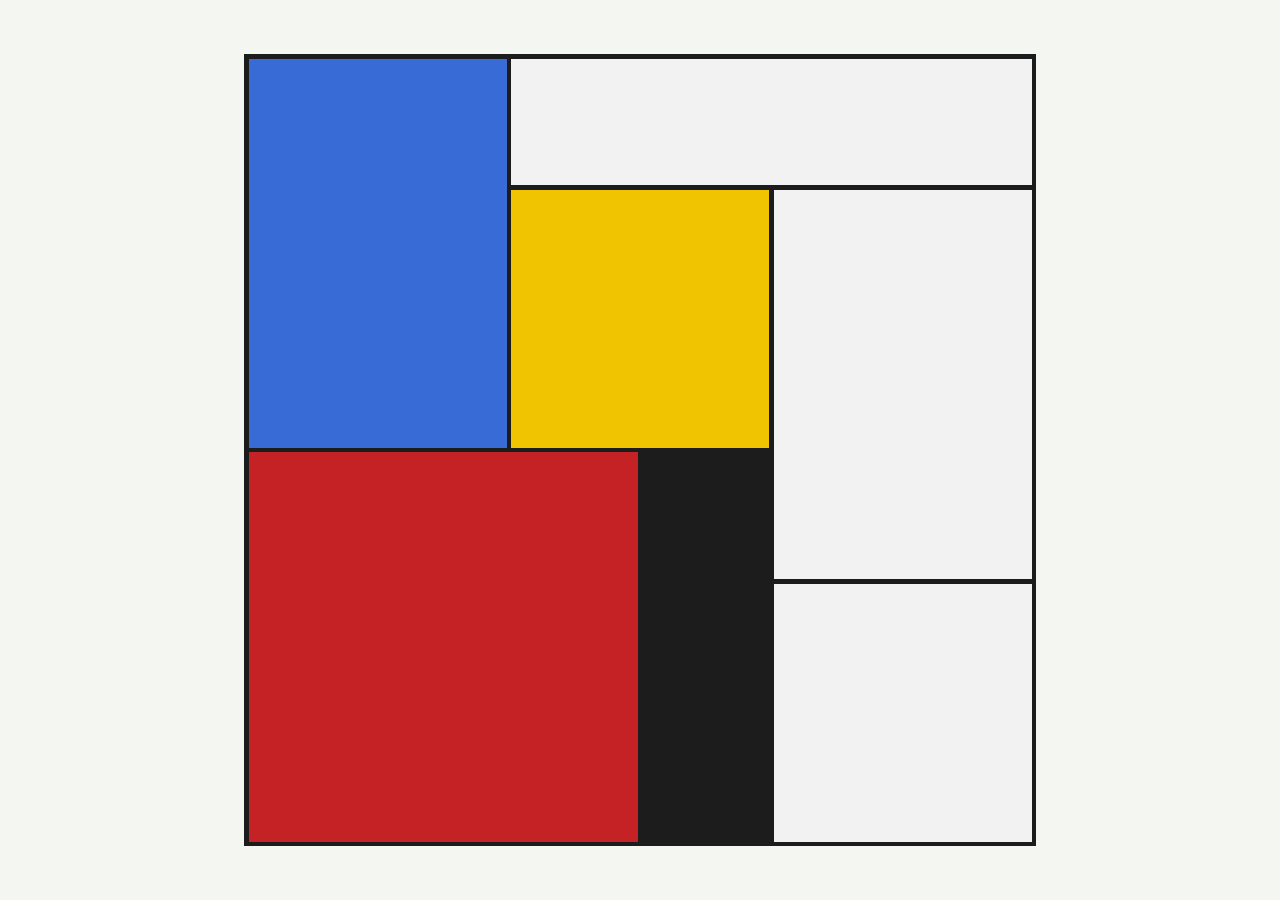
<file: report-assets/composition-preview.html>
<!DOCTYPE html><html lang="en"><head><meta charset="UTF-8"><title>Composition screenshot</title><link rel="stylesheet" href="../shared.css"><link rel="stylesheet" href="../composition.css"><style>body{display:grid;place-items:center;min-height:100vh}</style></head><body><div class="composition" role="img" aria-label="Six by six geometric composition"><div class="blue"></div><div class="top-white"></div><div class="yellow"></div><div class="right-white"></div><div class="red"></div><div class="black"></div><div class="bottom-white"></div></div></body></html>
</file>
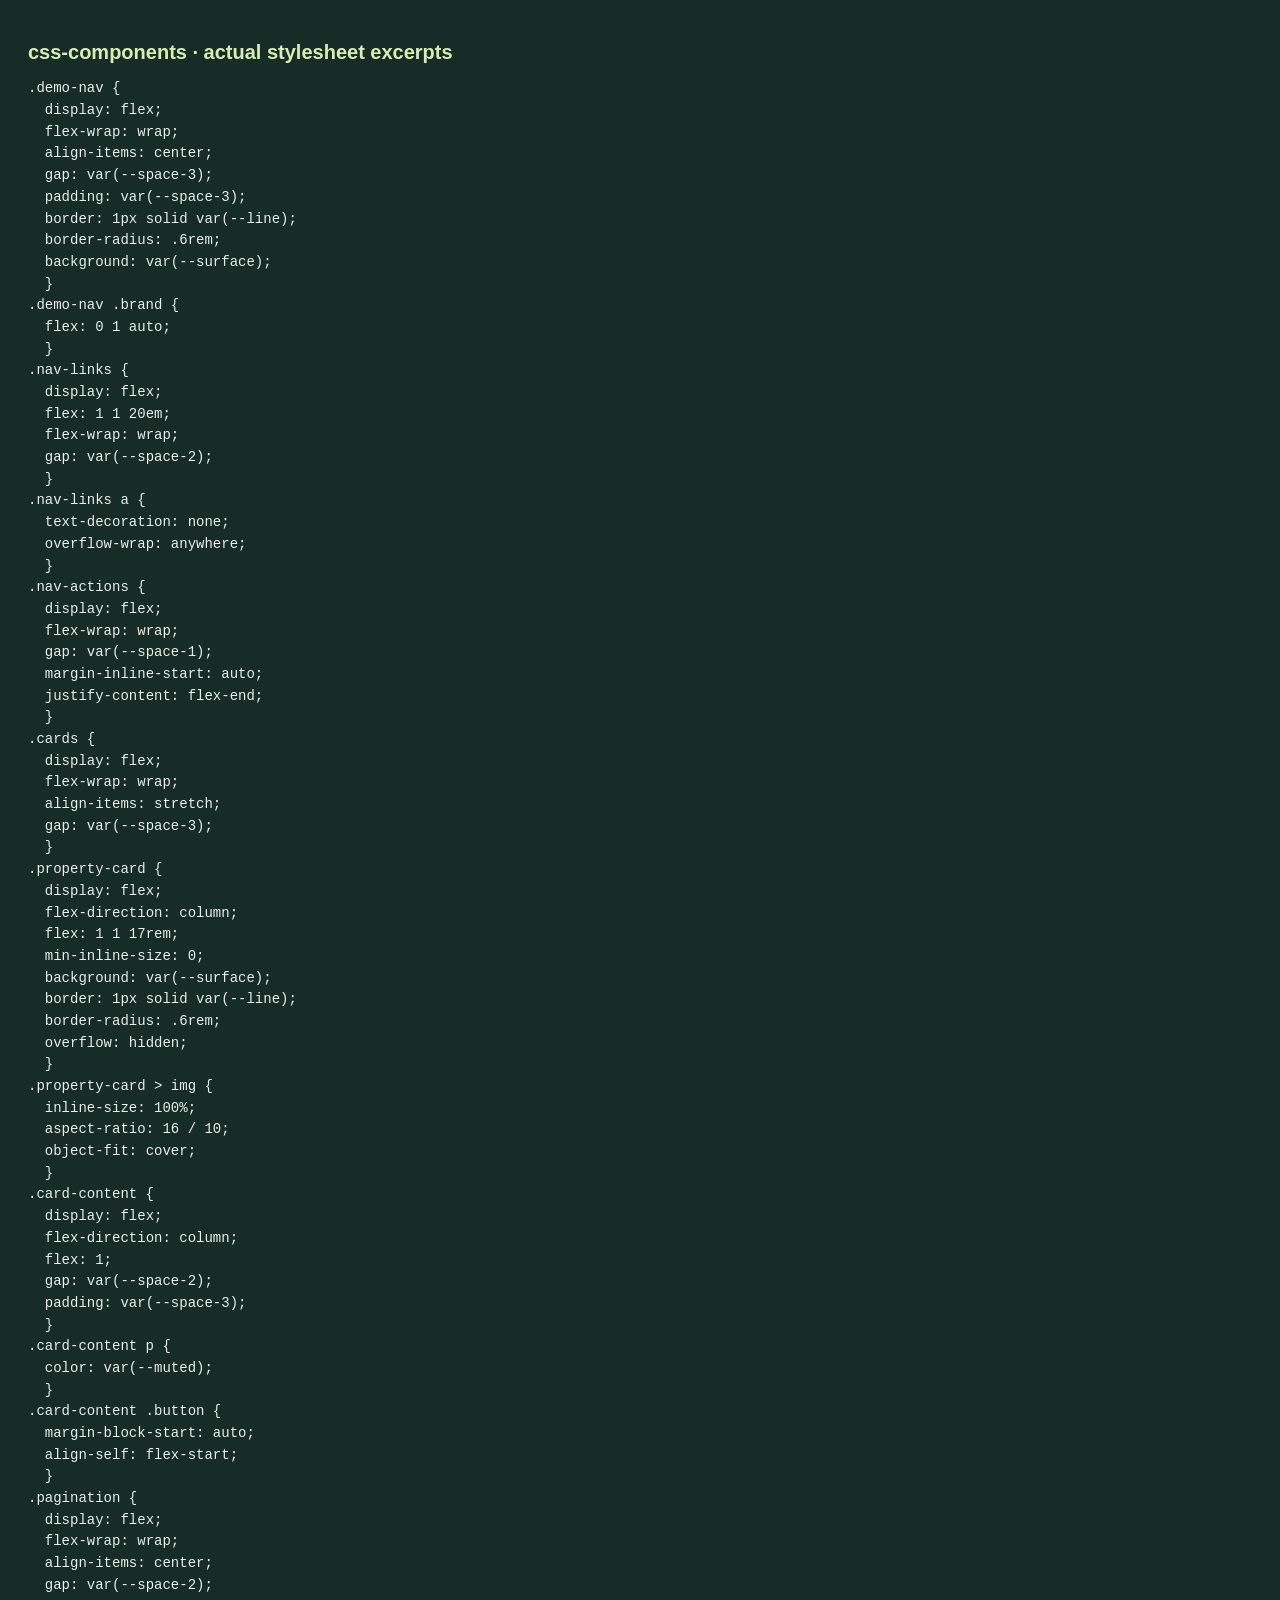
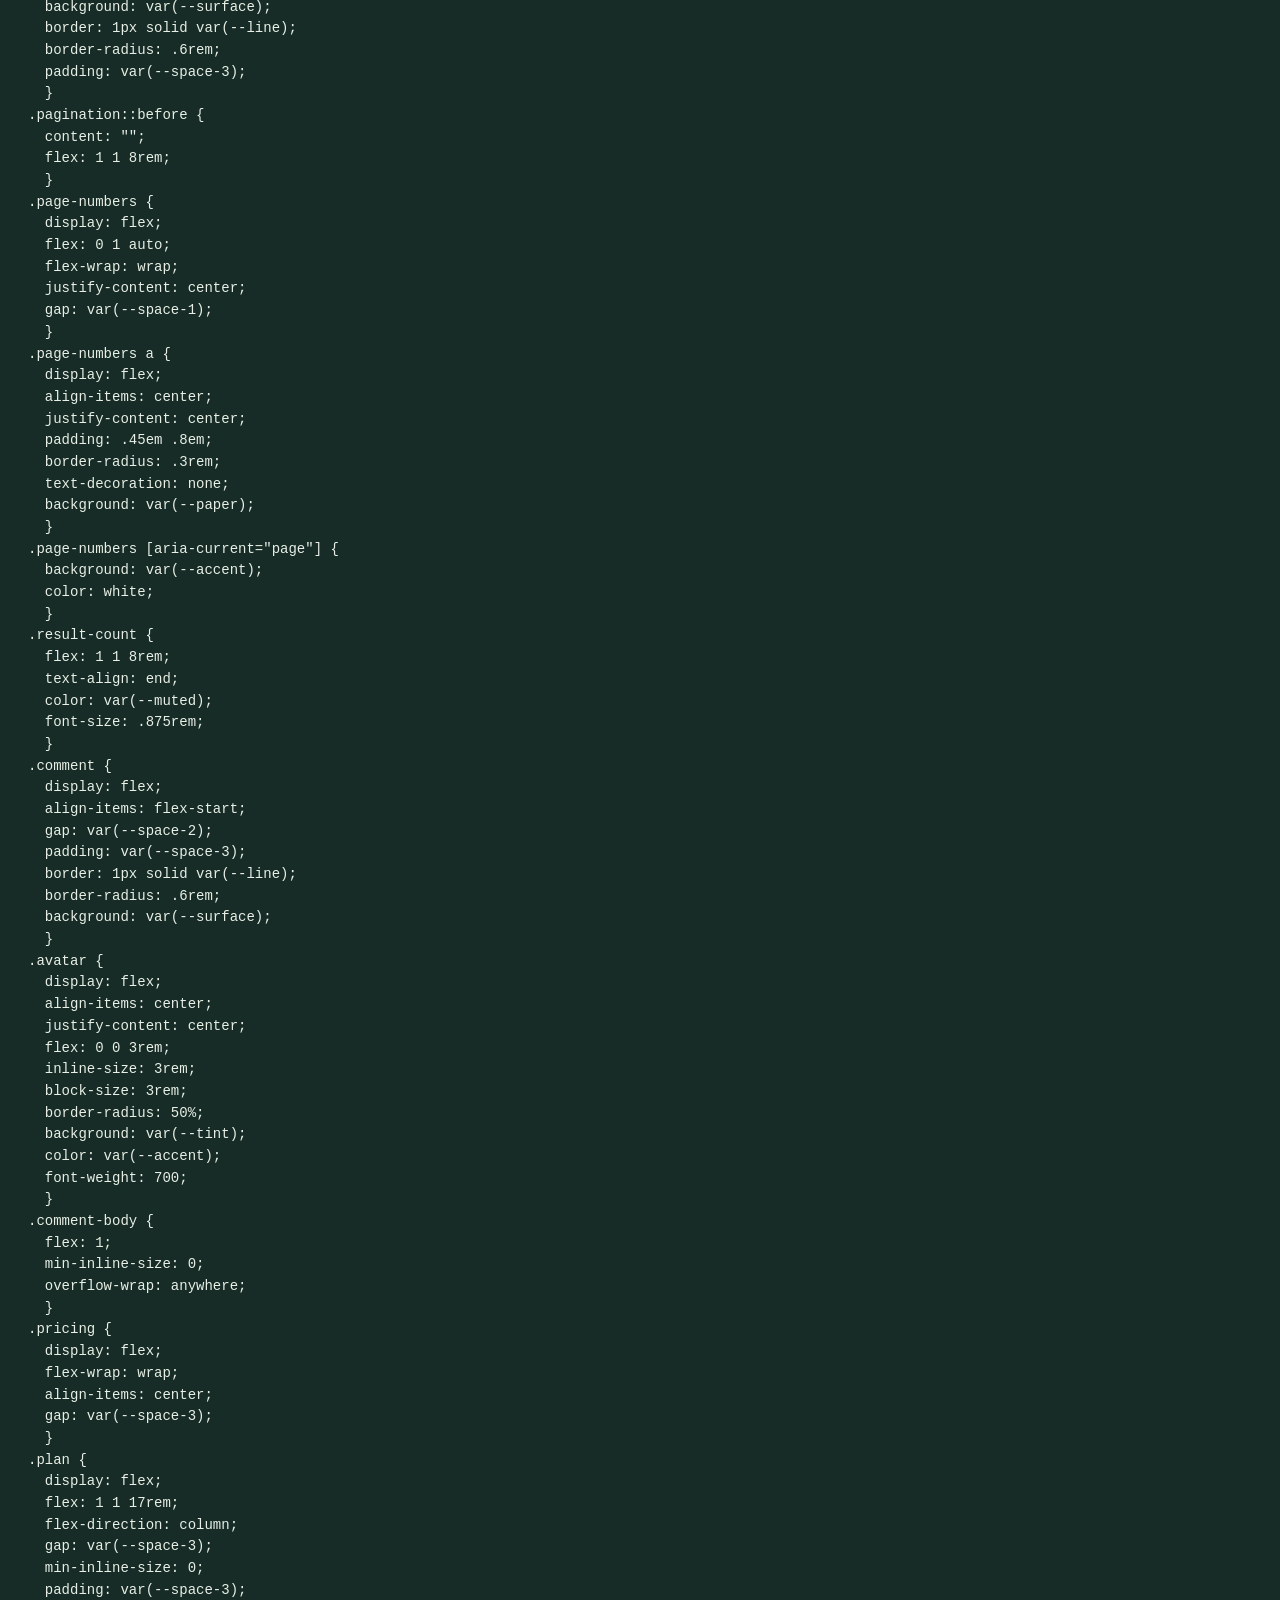
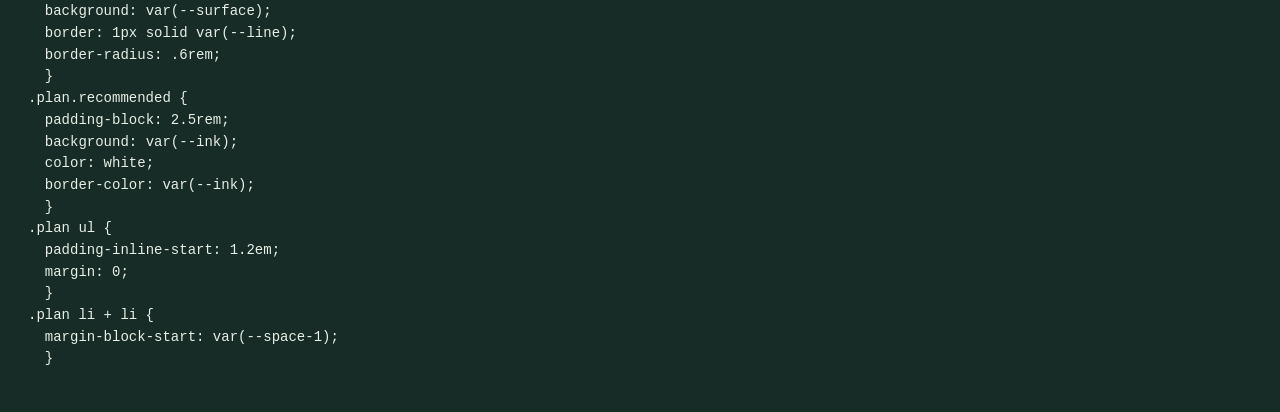
<file: report-assets/css-components.html>
<!DOCTYPE html><html lang="en"><head><meta charset="UTF-8"><title>CSS source excerpt</title><style>body{margin:0;padding:28px;background:#172c26;color:#e7efe6}h1{font:700 20px Arial;color:#d8edb6}pre{font:14px/1.55 Consolas,monospace;white-space:pre-wrap;overflow-wrap:anywhere}</style></head><body><h1>css-components · actual stylesheet excerpts</h1><pre>.demo-nav {
  display: flex;
  flex-wrap: wrap;
  align-items: center;
  gap: var(--space-3);
  padding: var(--space-3);
  border: 1px solid var(--line);
  border-radius: .6rem;
  background: var(--surface);
  }
.demo-nav .brand {
  flex: 0 1 auto;
  }
.nav-links {
  display: flex;
  flex: 1 1 20em;
  flex-wrap: wrap;
  gap: var(--space-2);
  }
.nav-links a {
  text-decoration: none;
  overflow-wrap: anywhere;
  }
.nav-actions {
  display: flex;
  flex-wrap: wrap;
  gap: var(--space-1);
  margin-inline-start: auto;
  justify-content: flex-end;
  }
.cards {
  display: flex;
  flex-wrap: wrap;
  align-items: stretch;
  gap: var(--space-3);
  }
.property-card {
  display: flex;
  flex-direction: column;
  flex: 1 1 17rem;
  min-inline-size: 0;
  background: var(--surface);
  border: 1px solid var(--line);
  border-radius: .6rem;
  overflow: hidden;
  }
.property-card &gt; img {
  inline-size: 100%;
  aspect-ratio: 16 / 10;
  object-fit: cover;
  }
.card-content {
  display: flex;
  flex-direction: column;
  flex: 1;
  gap: var(--space-2);
  padding: var(--space-3);
  }
.card-content p {
  color: var(--muted);
  }
.card-content .button {
  margin-block-start: auto;
  align-self: flex-start;
  }
.pagination {
  display: flex;
  flex-wrap: wrap;
  align-items: center;
  gap: var(--space-2);
  background: var(--surface);
  border: 1px solid var(--line);
  border-radius: .6rem;
  padding: var(--space-3);
  }
.pagination::before {
  content: &quot;&quot;;
  flex: 1 1 8rem;
  }
.page-numbers {
  display: flex;
  flex: 0 1 auto;
  flex-wrap: wrap;
  justify-content: center;
  gap: var(--space-1);
  }
.page-numbers a {
  display: flex;
  align-items: center;
  justify-content: center;
  padding: .45em .8em;
  border-radius: .3rem;
  text-decoration: none;
  background: var(--paper);
  }
.page-numbers [aria-current=&quot;page&quot;] {
  background: var(--accent);
  color: white;
  }
.result-count {
  flex: 1 1 8rem;
  text-align: end;
  color: var(--muted);
  font-size: .875rem;
  }
.comment {
  display: flex;
  align-items: flex-start;
  gap: var(--space-2);
  padding: var(--space-3);
  border: 1px solid var(--line);
  border-radius: .6rem;
  background: var(--surface);
  }
.avatar {
  display: flex;
  align-items: center;
  justify-content: center;
  flex: 0 0 3rem;
  inline-size: 3rem;
  block-size: 3rem;
  border-radius: 50%;
  background: var(--tint);
  color: var(--accent);
  font-weight: 700;
  }
.comment-body {
  flex: 1;
  min-inline-size: 0;
  overflow-wrap: anywhere;
  }
.pricing {
  display: flex;
  flex-wrap: wrap;
  align-items: center;
  gap: var(--space-3);
  }
.plan {
  display: flex;
  flex: 1 1 17rem;
  flex-direction: column;
  gap: var(--space-3);
  min-inline-size: 0;
  padding: var(--space-3);
  background: var(--surface);
  border: 1px solid var(--line);
  border-radius: .6rem;
  }
.plan.recommended {
  padding-block: 2.5rem;
  background: var(--ink);
  color: white;
  border-color: var(--ink);
  }
.plan ul {
  padding-inline-start: 1.2em;
  margin: 0;
  }
.plan li + li {
  margin-block-start: var(--space-1);
  }</pre></body></html>
</file>
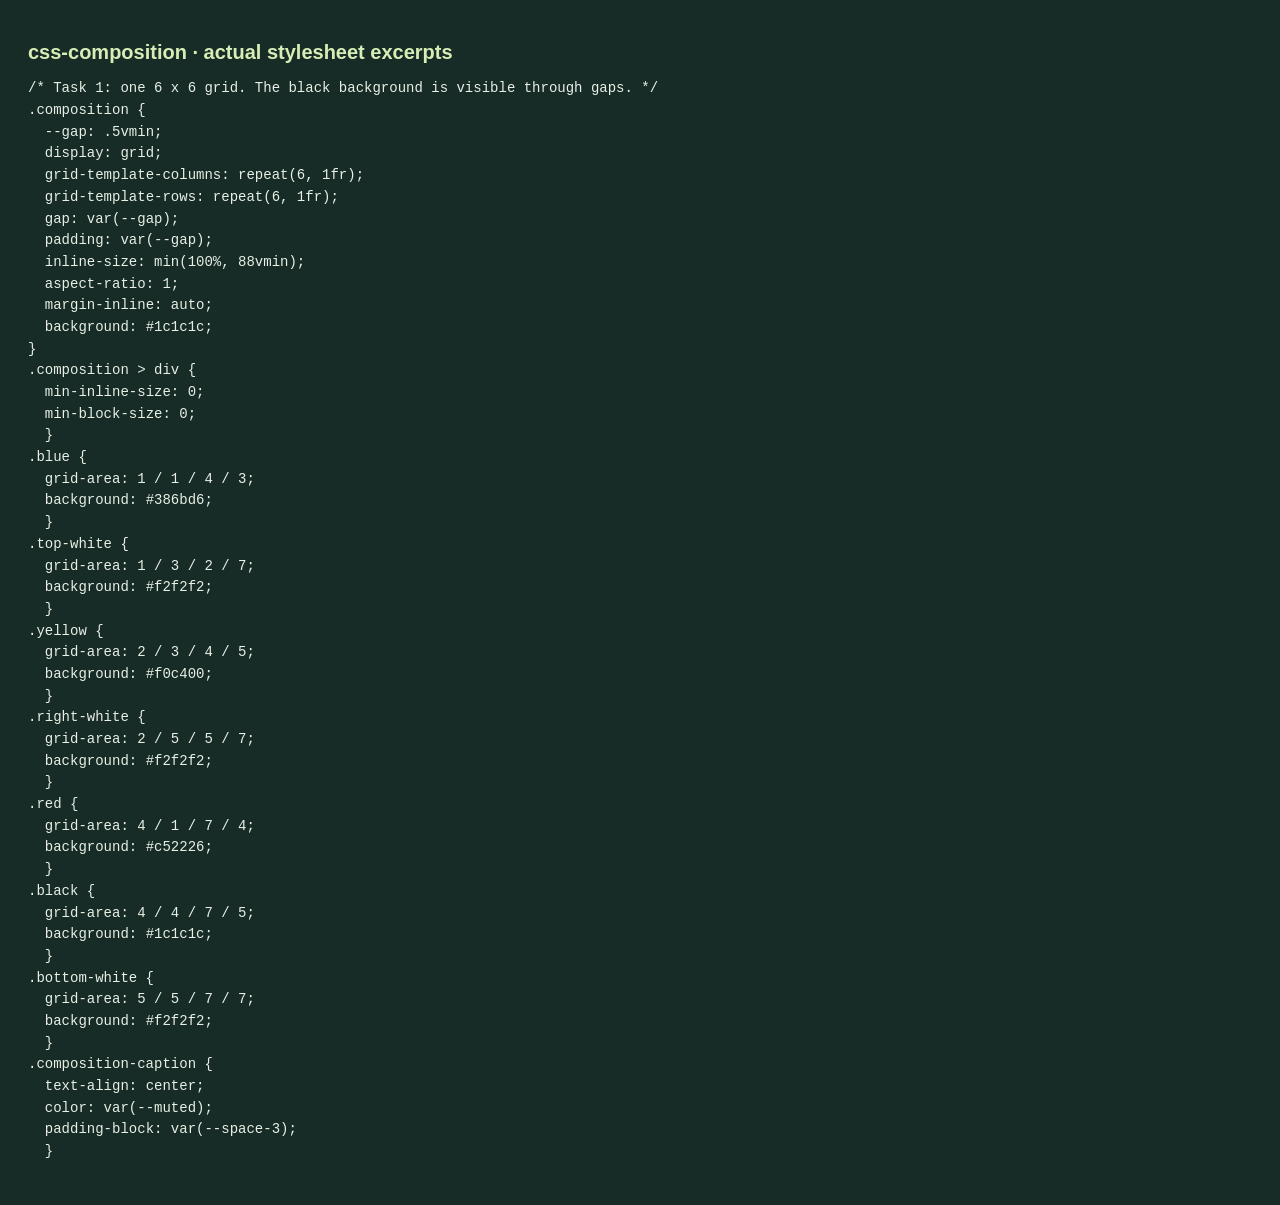
<file: report-assets/css-composition.html>
<!DOCTYPE html><html lang="en"><head><meta charset="UTF-8"><title>CSS source excerpt</title><style>body{margin:0;padding:28px;background:#172c26;color:#e7efe6}h1{font:700 20px Arial;color:#d8edb6}pre{font:14px/1.55 Consolas,monospace;white-space:pre-wrap;overflow-wrap:anywhere}</style></head><body><h1>css-composition · actual stylesheet excerpts</h1><pre>/* Task 1: one 6 x 6 grid. The black background is visible through gaps. */
.composition {
  --gap: .5vmin;
  display: grid;
  grid-template-columns: repeat(6, 1fr);
  grid-template-rows: repeat(6, 1fr);
  gap: var(--gap);
  padding: var(--gap);
  inline-size: min(100%, 88vmin);
  aspect-ratio: 1;
  margin-inline: auto;
  background: #1c1c1c;
}
.composition &gt; div {
  min-inline-size: 0;
  min-block-size: 0;
  }
.blue {
  grid-area: 1 / 1 / 4 / 3;
  background: #386bd6;
  }
.top-white {
  grid-area: 1 / 3 / 2 / 7;
  background: #f2f2f2;
  }
.yellow {
  grid-area: 2 / 3 / 4 / 5;
  background: #f0c400;
  }
.right-white {
  grid-area: 2 / 5 / 5 / 7;
  background: #f2f2f2;
  }
.red {
  grid-area: 4 / 1 / 7 / 4;
  background: #c52226;
  }
.black {
  grid-area: 4 / 4 / 7 / 5;
  background: #1c1c1c;
  }
.bottom-white {
  grid-area: 5 / 5 / 7 / 7;
  background: #f2f2f2;
  }
.composition-caption {
  text-align: center;
  color: var(--muted);
  padding-block: var(--space-3);
  }</pre></body></html>
</file>
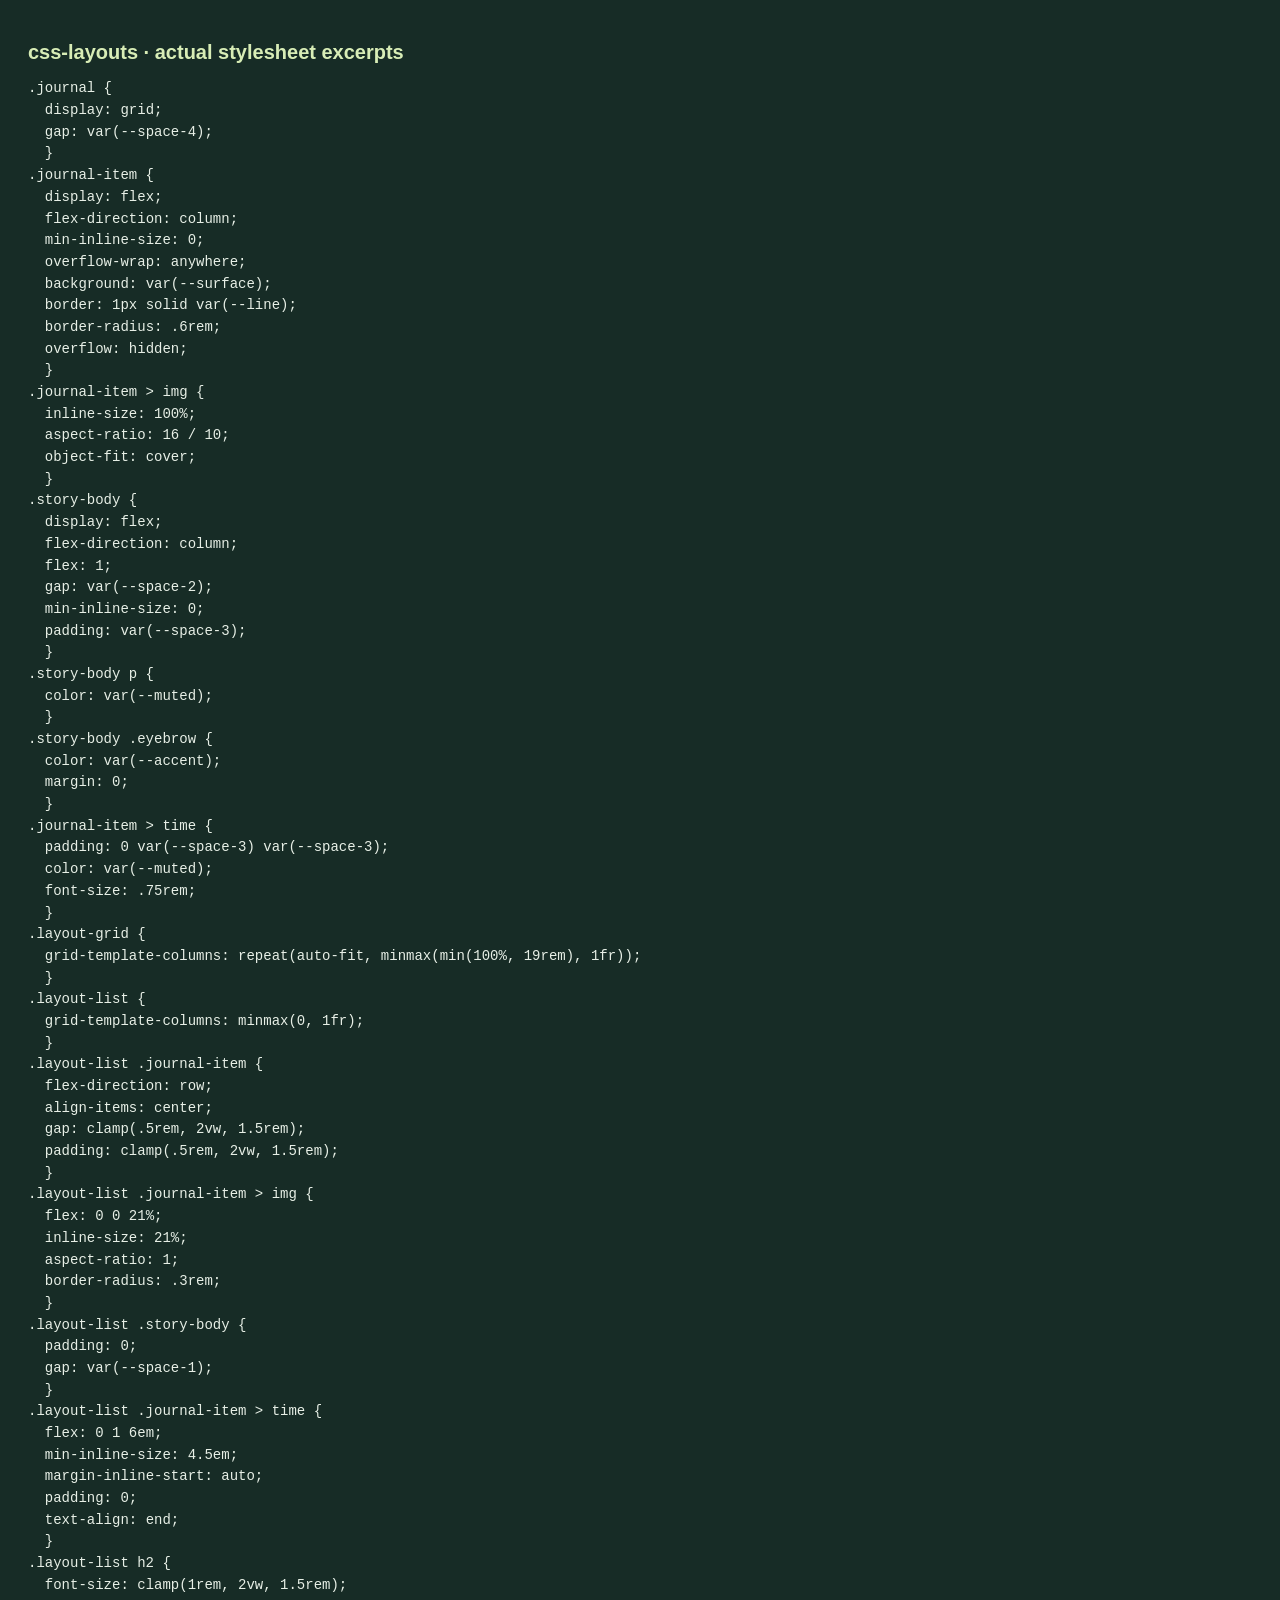
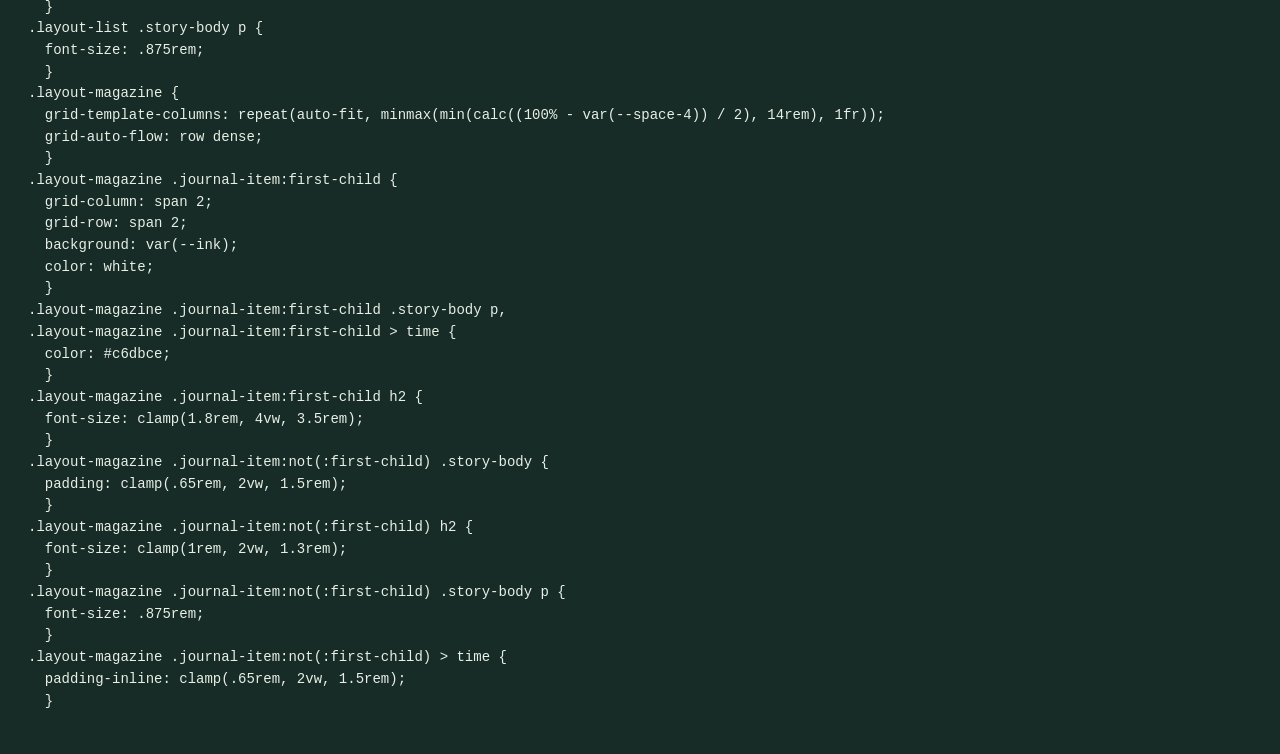
<file: report-assets/css-layouts.html>
<!DOCTYPE html><html lang="en"><head><meta charset="UTF-8"><title>CSS source excerpt</title><style>body{margin:0;padding:28px;background:#172c26;color:#e7efe6}h1{font:700 20px Arial;color:#d8edb6}pre{font:14px/1.55 Consolas,monospace;white-space:pre-wrap;overflow-wrap:anywhere}</style></head><body><h1>css-layouts · actual stylesheet excerpts</h1><pre>.journal {
  display: grid;
  gap: var(--space-4);
  }
.journal-item {
  display: flex;
  flex-direction: column;
  min-inline-size: 0;
  overflow-wrap: anywhere;
  background: var(--surface);
  border: 1px solid var(--line);
  border-radius: .6rem;
  overflow: hidden;
  }
.journal-item &gt; img {
  inline-size: 100%;
  aspect-ratio: 16 / 10;
  object-fit: cover;
  }
.story-body {
  display: flex;
  flex-direction: column;
  flex: 1;
  gap: var(--space-2);
  min-inline-size: 0;
  padding: var(--space-3);
  }
.story-body p {
  color: var(--muted);
  }
.story-body .eyebrow {
  color: var(--accent);
  margin: 0;
  }
.journal-item &gt; time {
  padding: 0 var(--space-3) var(--space-3);
  color: var(--muted);
  font-size: .75rem;
  }
.layout-grid {
  grid-template-columns: repeat(auto-fit, minmax(min(100%, 19rem), 1fr));
  }
.layout-list {
  grid-template-columns: minmax(0, 1fr);
  }
.layout-list .journal-item {
  flex-direction: row;
  align-items: center;
  gap: clamp(.5rem, 2vw, 1.5rem);
  padding: clamp(.5rem, 2vw, 1.5rem);
  }
.layout-list .journal-item &gt; img {
  flex: 0 0 21%;
  inline-size: 21%;
  aspect-ratio: 1;
  border-radius: .3rem;
  }
.layout-list .story-body {
  padding: 0;
  gap: var(--space-1);
  }
.layout-list .journal-item &gt; time {
  flex: 0 1 6em;
  min-inline-size: 4.5em;
  margin-inline-start: auto;
  padding: 0;
  text-align: end;
  }
.layout-list h2 {
  font-size: clamp(1rem, 2vw, 1.5rem);
  }
.layout-list .story-body p {
  font-size: .875rem;
  }
.layout-magazine {
  grid-template-columns: repeat(auto-fit, minmax(min(calc((100% - var(--space-4)) / 2), 14rem), 1fr));
  grid-auto-flow: row dense;
  }
.layout-magazine .journal-item:first-child {
  grid-column: span 2;
  grid-row: span 2;
  background: var(--ink);
  color: white;
  }
.layout-magazine .journal-item:first-child .story-body p,
.layout-magazine .journal-item:first-child &gt; time {
  color: #c6dbce;
  }
.layout-magazine .journal-item:first-child h2 {
  font-size: clamp(1.8rem, 4vw, 3.5rem);
  }
.layout-magazine .journal-item:not(:first-child) .story-body {
  padding: clamp(.65rem, 2vw, 1.5rem);
  }
.layout-magazine .journal-item:not(:first-child) h2 {
  font-size: clamp(1rem, 2vw, 1.3rem);
  }
.layout-magazine .journal-item:not(:first-child) .story-body p {
  font-size: .875rem;
  }
.layout-magazine .journal-item:not(:first-child) &gt; time {
  padding-inline: clamp(.65rem, 2vw, 1.5rem);
  }</pre></body></html>
</file>
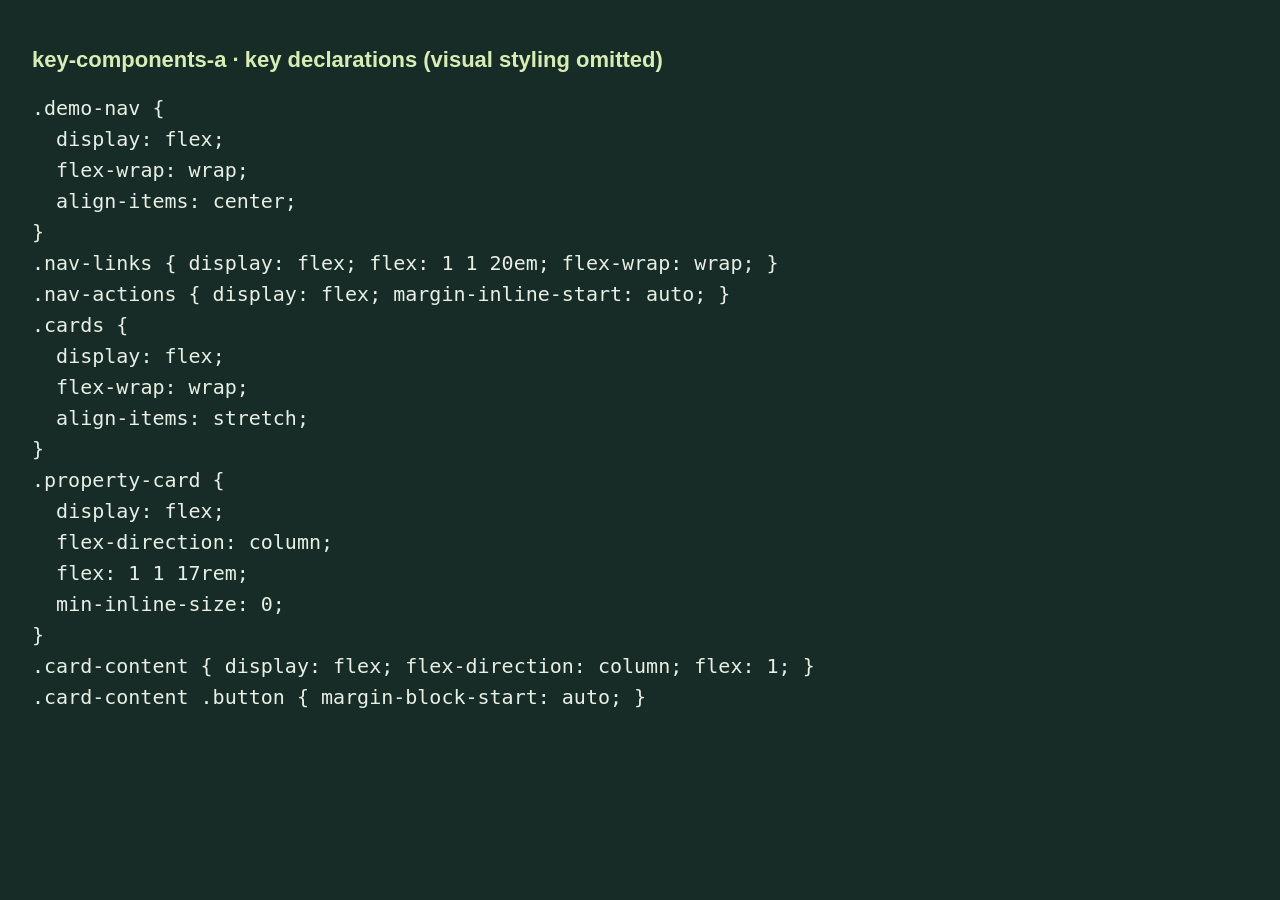
<file: report-assets/key-components-a.html>
<!DOCTYPE html><html lang="en"><head><meta charset="UTF-8"><title>Key CSS</title><style>body{margin:0;padding:32px;background:#172c26;color:#e7efe6}h1{font:700 22px Arial;color:#d8edb6}pre{font:20px/1.55 Consolas,monospace;white-space:pre-wrap}</style></head><body><h1>key-components-a · key declarations (visual styling omitted)</h1><pre>.demo-nav {
  display: flex;
  flex-wrap: wrap;
  align-items: center;
}
.nav-links { display: flex; flex: 1 1 20em; flex-wrap: wrap; }
.nav-actions { display: flex; margin-inline-start: auto; }
.cards {
  display: flex;
  flex-wrap: wrap;
  align-items: stretch;
}
.property-card {
  display: flex;
  flex-direction: column;
  flex: 1 1 17rem;
  min-inline-size: 0;
}
.card-content { display: flex; flex-direction: column; flex: 1; }
.card-content .button { margin-block-start: auto; }</pre></body></html>
</file>
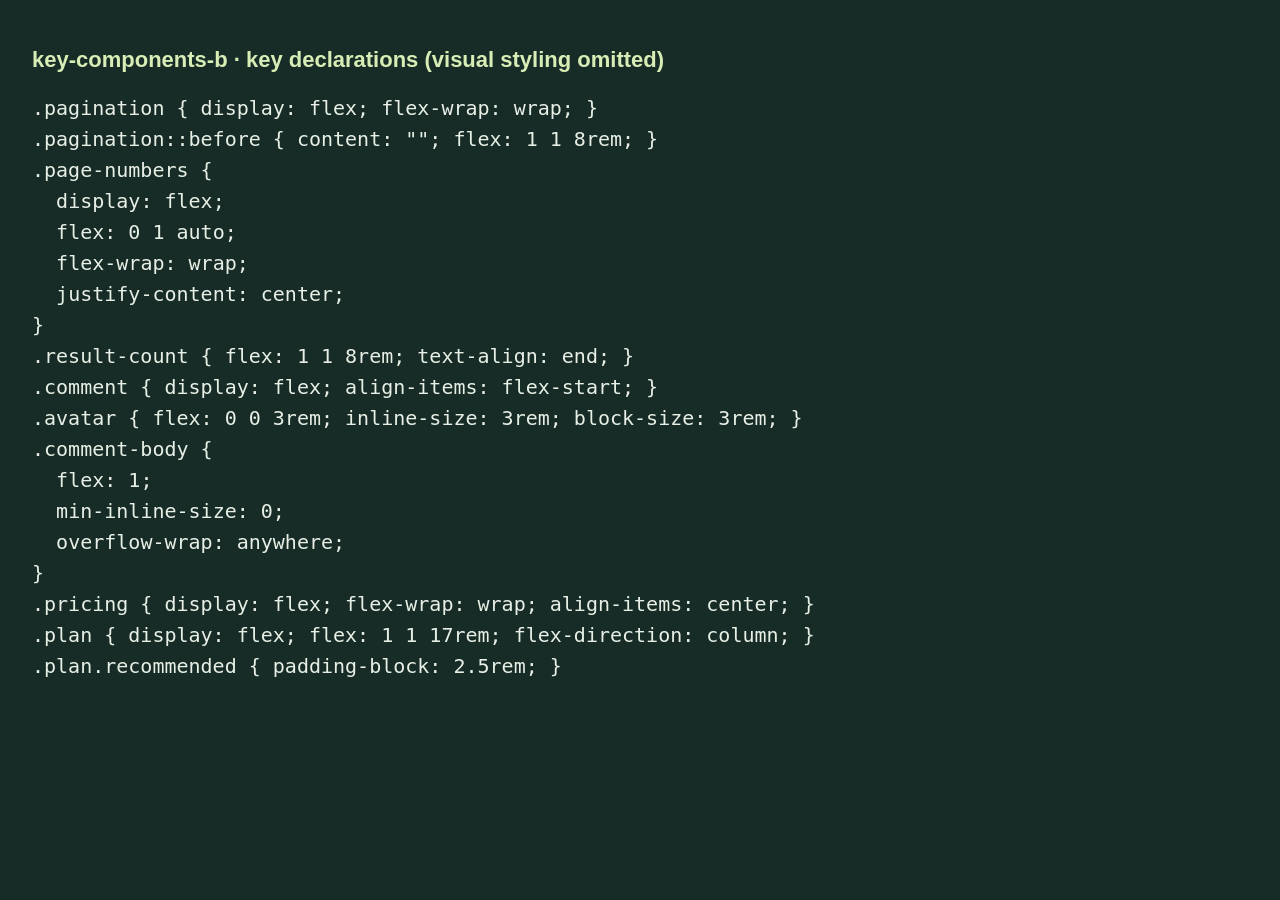
<file: report-assets/key-components-b.html>
<!DOCTYPE html><html lang="en"><head><meta charset="UTF-8"><title>Key CSS</title><style>body{margin:0;padding:32px;background:#172c26;color:#e7efe6}h1{font:700 22px Arial;color:#d8edb6}pre{font:20px/1.55 Consolas,monospace;white-space:pre-wrap}</style></head><body><h1>key-components-b · key declarations (visual styling omitted)</h1><pre>.pagination { display: flex; flex-wrap: wrap; }
.pagination::before { content: ""; flex: 1 1 8rem; }
.page-numbers {
  display: flex;
  flex: 0 1 auto;
  flex-wrap: wrap;
  justify-content: center;
}
.result-count { flex: 1 1 8rem; text-align: end; }
.comment { display: flex; align-items: flex-start; }
.avatar { flex: 0 0 3rem; inline-size: 3rem; block-size: 3rem; }
.comment-body {
  flex: 1;
  min-inline-size: 0;
  overflow-wrap: anywhere;
}
.pricing { display: flex; flex-wrap: wrap; align-items: center; }
.plan { display: flex; flex: 1 1 17rem; flex-direction: column; }
.plan.recommended { padding-block: 2.5rem; }</pre></body></html>
</file>
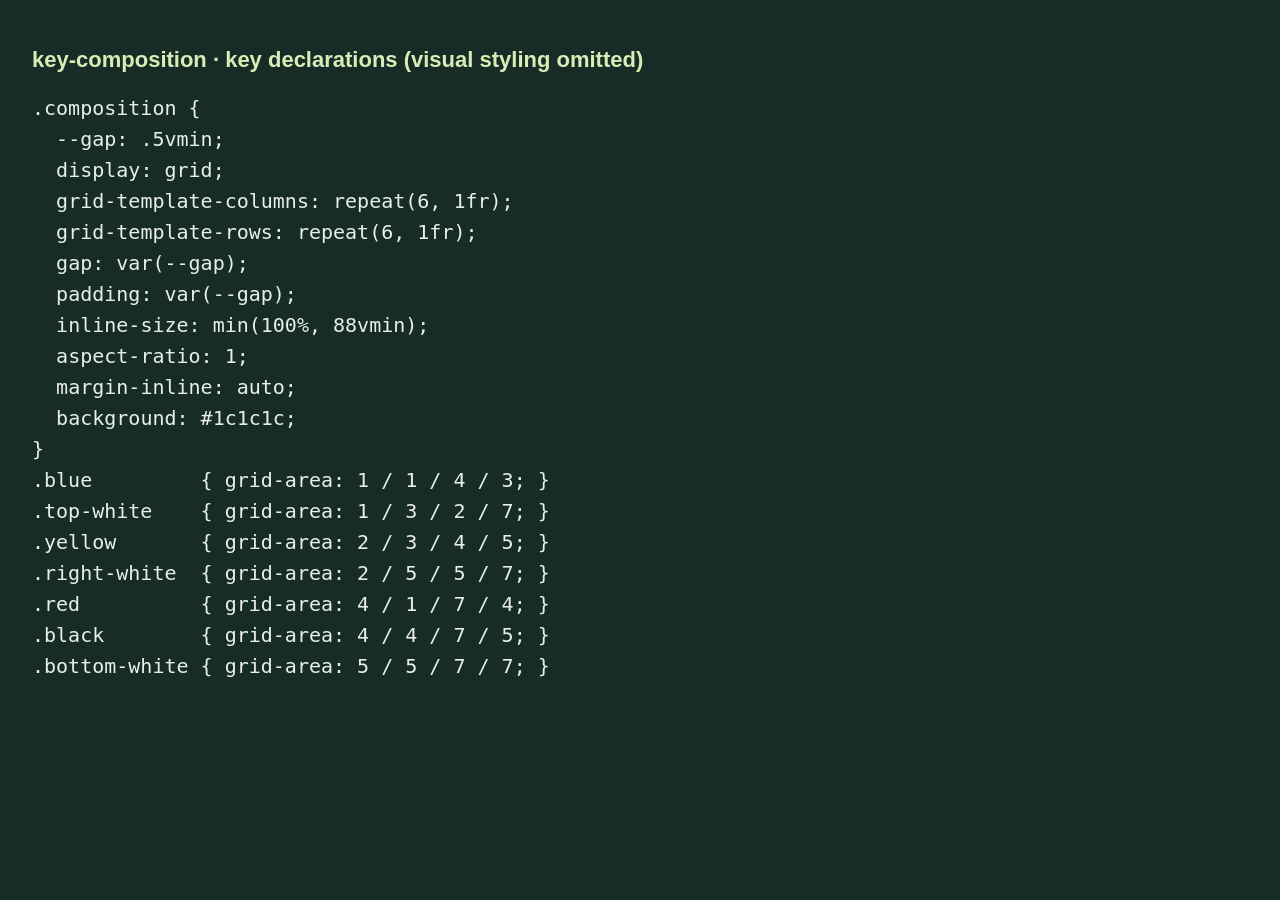
<file: report-assets/key-composition.html>
<!DOCTYPE html><html lang="en"><head><meta charset="UTF-8"><title>Key CSS</title><style>body{margin:0;padding:32px;background:#172c26;color:#e7efe6}h1{font:700 22px Arial;color:#d8edb6}pre{font:20px/1.55 Consolas,monospace;white-space:pre-wrap}</style></head><body><h1>key-composition · key declarations (visual styling omitted)</h1><pre>.composition {
  --gap: .5vmin;
  display: grid;
  grid-template-columns: repeat(6, 1fr);
  grid-template-rows: repeat(6, 1fr);
  gap: var(--gap);
  padding: var(--gap);
  inline-size: min(100%, 88vmin);
  aspect-ratio: 1;
  margin-inline: auto;
  background: #1c1c1c;
}
.blue         { grid-area: 1 / 1 / 4 / 3; }
.top-white    { grid-area: 1 / 3 / 2 / 7; }
.yellow       { grid-area: 2 / 3 / 4 / 5; }
.right-white  { grid-area: 2 / 5 / 5 / 7; }
.red          { grid-area: 4 / 1 / 7 / 4; }
.black        { grid-area: 4 / 4 / 7 / 5; }
.bottom-white { grid-area: 5 / 5 / 7 / 7; }</pre></body></html>
</file>
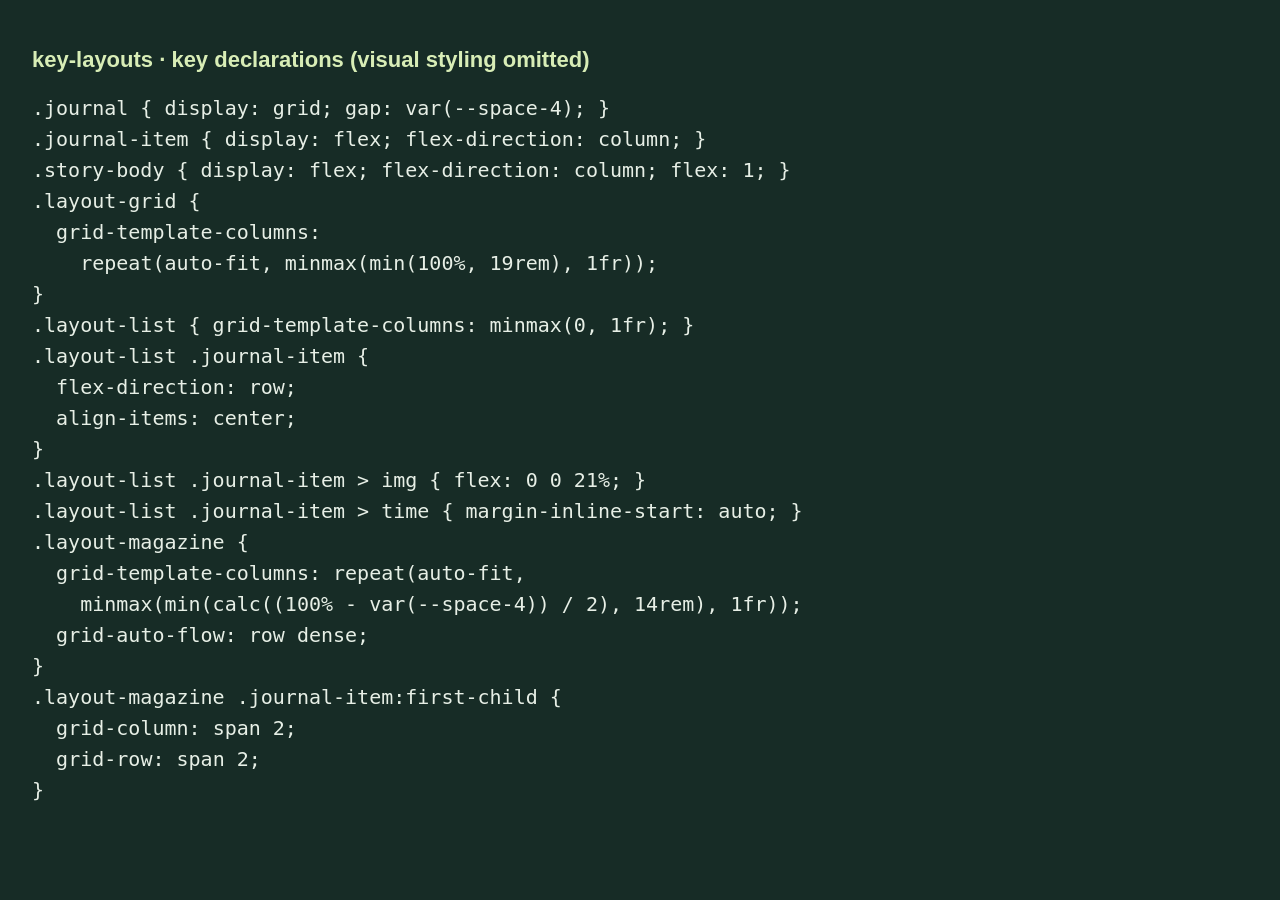
<file: report-assets/key-layouts.html>
<!DOCTYPE html><html lang="en"><head><meta charset="UTF-8"><title>Key CSS</title><style>body{margin:0;padding:32px;background:#172c26;color:#e7efe6}h1{font:700 22px Arial;color:#d8edb6}pre{font:20px/1.55 Consolas,monospace;white-space:pre-wrap}</style></head><body><h1>key-layouts · key declarations (visual styling omitted)</h1><pre>.journal { display: grid; gap: var(--space-4); }
.journal-item { display: flex; flex-direction: column; }
.story-body { display: flex; flex-direction: column; flex: 1; }
.layout-grid {
  grid-template-columns:
    repeat(auto-fit, minmax(min(100%, 19rem), 1fr));
}
.layout-list { grid-template-columns: minmax(0, 1fr); }
.layout-list .journal-item {
  flex-direction: row;
  align-items: center;
}
.layout-list .journal-item > img { flex: 0 0 21%; }
.layout-list .journal-item > time { margin-inline-start: auto; }
.layout-magazine {
  grid-template-columns: repeat(auto-fit,
    minmax(min(calc((100% - var(--space-4)) / 2), 14rem), 1fr));
  grid-auto-flow: row dense;
}
.layout-magazine .journal-item:first-child {
  grid-column: span 2;
  grid-row: span 2;
}</pre></body></html>
</file>
<file: shared.css>
:root {
  --ink: #182f2a;
  --muted: #5b7068;
  --paper: #f4f6f1;
  --surface: #ffffff;
  --accent: #27634b;
  --tint: #e4eee3;
  --line: #d7dfd5;
  --space-1: .5rem;
  --space-2: 1rem;
  --space-3: 1.5rem;
  --space-4: 2rem;
  font-family: Arial, Helvetica, sans-serif;
  color: var(--ink);
  background: var(--paper);
  line-height: 1.6;
}
* { box-sizing: border-box; }
body { margin: 0; }
a { color: var(--accent); text-underline-offset: .22em; }
a:hover { color: var(--ink); }
a:focus-visible { outline: .2rem solid #a96722; outline-offset: .25rem; }
img { display: block; max-inline-size: 100%; }
h1, h2, h3, p { margin: 0; }
h1, h2, h3 { line-height: 1.15; text-wrap: balance; }
h1 { font-size: clamp(2rem, 5vw, 3.8rem); letter-spacing: -.045em; }
h2 { font-size: clamp(1.5rem, 3vw, 2.2rem); letter-spacing: -.025em; }
h3 { font-size: 1.25rem; }
.shell { inline-size: min(92%, 76rem); margin-inline: auto; }
.site-header { padding-block: var(--space-3); border-block-end: 1px solid var(--line); }
.brand { font-weight: 800; letter-spacing: -.04em; text-decoration: none; font-size: 1.35rem; }
.brand span { color: var(--muted); font-weight: 400; }
.intro { padding-block: clamp(2rem, 5vw, 4rem); }
.eyebrow { color: var(--accent); text-transform: uppercase; letter-spacing: .14em; font-size: .75rem; font-weight: 700; margin-block-end: var(--space-2); }
.intro p:last-child { color: var(--muted); max-inline-size: 65ch; margin-block-start: var(--space-3); }
.page-links { margin-block-start: var(--space-2); line-height: 2.4; }
.page-links a { display: inline-block; margin-inline-end: var(--space-3); }
.page-links [aria-current="page"] { color: var(--ink); font-weight: 700; }
.button { display: inline-block; padding: .75em 1.15em; border: 1px solid var(--accent); border-radius: .35rem; background: var(--accent); color: white; text-decoration: none; font-weight: 700; text-align: center; }
.button:hover { background: var(--ink); color: white; }
.button.secondary { background: transparent; color: var(--accent); }
.button.secondary:hover { background: var(--tint); }
.site-footer { padding-block: var(--space-4); margin-block-start: var(--space-4); border-block-start: 1px solid var(--line); color: var(--muted); font-size: .875rem; }
</file>
<file: composition.css>
/* Task 1: one 6 x 6 grid. The black background is visible through gaps. */
.composition {
  --gap: .5vmin;
  display: grid;
  grid-template-columns: repeat(6, 1fr);
  grid-template-rows: repeat(6, 1fr);
  gap: var(--gap);
  padding: var(--gap);
  inline-size: min(100%, 88vmin);
  aspect-ratio: 1;
  margin-inline: auto;
  background: #1c1c1c;
}
.composition > div { min-inline-size: 0; min-block-size: 0; }
.blue { grid-area: 1 / 1 / 4 / 3; background: #386bd6; }
.top-white { grid-area: 1 / 3 / 2 / 7; background: #f2f2f2; }
.yellow { grid-area: 2 / 3 / 4 / 5; background: #f0c400; }
.right-white { grid-area: 2 / 5 / 5 / 7; background: #f2f2f2; }
.red { grid-area: 4 / 1 / 7 / 4; background: #c52226; }
.black { grid-area: 4 / 4 / 7 / 5; background: #1c1c1c; }
.bottom-white { grid-area: 5 / 5 / 7 / 7; background: #f2f2f2; }
.composition-caption { text-align: center; color: var(--muted); padding-block: var(--space-3); }
</file>
<file: components.css>
/* Task 2: every component uses Flexbox; bases are flexible, never fixed widths. */
.component-section { margin-block-end: 3rem; }
.section-heading { display: flex; flex-wrap: wrap; align-items: baseline; gap: var(--space-2); margin-block-end: var(--space-3); }
.section-heading span { color: var(--muted); font-size: .8rem; text-transform: uppercase; letter-spacing: .1em; }
.demo-nav { display: flex; flex-wrap: wrap; align-items: center; gap: var(--space-3); padding: var(--space-3); border: 1px solid var(--line); border-radius: .6rem; background: var(--surface); }
.demo-nav .brand { flex: 0 1 auto; }
.nav-links { display: flex; flex: 1 1 20em; flex-wrap: wrap; gap: var(--space-2); }
.nav-links a { text-decoration: none; overflow-wrap: anywhere; }
.nav-actions { display: flex; flex-wrap: wrap; gap: var(--space-1); margin-inline-start: auto; justify-content: flex-end; }
.cards { display: flex; flex-wrap: wrap; align-items: stretch; gap: var(--space-3); }
.property-card { display: flex; flex-direction: column; flex: 1 1 17rem; min-inline-size: 0; background: var(--surface); border: 1px solid var(--line); border-radius: .6rem; overflow: hidden; }
.property-card > img { inline-size: 100%; aspect-ratio: 16 / 10; object-fit: cover; }
.card-content { display: flex; flex-direction: column; flex: 1; gap: var(--space-2); padding: var(--space-3); }
.card-content p { color: var(--muted); }
.card-content .button { margin-block-start: auto; align-self: flex-start; }
.pagination { display: flex; flex-wrap: wrap; align-items: center; gap: var(--space-2); background: var(--surface); border: 1px solid var(--line); border-radius: .6rem; padding: var(--space-3); }
.pagination::before { content: ""; flex: 1 1 8rem; }
.page-numbers { display: flex; flex: 0 1 auto; flex-wrap: wrap; justify-content: center; gap: var(--space-1); }
.page-numbers a { display: flex; align-items: center; justify-content: center; padding: .45em .8em; border-radius: .3rem; text-decoration: none; background: var(--paper); }
.page-numbers [aria-current="page"] { background: var(--accent); color: white; }
.result-count { flex: 1 1 8rem; text-align: end; color: var(--muted); font-size: .875rem; }
.comment { display: flex; align-items: flex-start; gap: var(--space-2); padding: var(--space-3); border: 1px solid var(--line); border-radius: .6rem; background: var(--surface); }
.avatar { display: flex; align-items: center; justify-content: center; flex: 0 0 3rem; inline-size: 3rem; block-size: 3rem; border-radius: 50%; background: var(--tint); color: var(--accent); font-weight: 700; }
.comment-body { flex: 1; min-inline-size: 0; overflow-wrap: anywhere; }
.comment-meta { display: flex; flex-wrap: wrap; justify-content: space-between; gap: var(--space-1); margin-block-end: var(--space-1); }
.comment-meta time { color: var(--muted); font-size: .8rem; }
.pricing { display: flex; flex-wrap: wrap; align-items: center; gap: var(--space-3); }
.plan { display: flex; flex: 1 1 17rem; flex-direction: column; gap: var(--space-3); min-inline-size: 0; padding: var(--space-3); background: var(--surface); border: 1px solid var(--line); border-radius: .6rem; }
.plan.recommended { padding-block: 2.5rem; background: var(--ink); color: white; border-color: var(--ink); }
.plan ul { padding-inline-start: 1.2em; margin: 0; }
.plan li + li { margin-block-start: var(--space-1); }
.plan-price { font-size: 2rem; font-weight: 700; letter-spacing: -.04em; }
.plan-price small { font-size: .8rem; font-weight: 400; letter-spacing: normal; }
.badge { align-self: flex-start; background: #d8edb6; color: var(--ink); padding: .3em .8em; border-radius: 2em; font-size: .7rem; font-weight: 700; text-transform: uppercase; letter-spacing: .1em; }
.recommended .button { background: #d8edb6; border-color: #d8edb6; color: var(--ink); }
</file>
<file: layouts.css>
/* One container class selects a layout; the twelve articles never change. */
.journal { display: grid; gap: var(--space-4); }
.journal-item { display: flex; flex-direction: column; min-inline-size: 0; overflow-wrap: anywhere; background: var(--surface); border: 1px solid var(--line); border-radius: .6rem; overflow: hidden; }
.journal-item > img { inline-size: 100%; aspect-ratio: 16 / 10; object-fit: cover; }
.story-body { display: flex; flex-direction: column; flex: 1; gap: var(--space-2); min-inline-size: 0; padding: var(--space-3); }
.story-body p { color: var(--muted); }
.story-body .eyebrow { color: var(--accent); margin: 0; }
.journal-item > time { padding: 0 var(--space-3) var(--space-3); color: var(--muted); font-size: .75rem; }
.layout-grid { grid-template-columns: repeat(auto-fit, minmax(min(100%, 19rem), 1fr)); }
.layout-list { grid-template-columns: minmax(0, 1fr); }
.layout-list .journal-item { flex-direction: row; align-items: center; gap: clamp(.5rem, 2vw, 1.5rem); padding: clamp(.5rem, 2vw, 1.5rem); }
.layout-list .journal-item > img { flex: 0 0 21%; inline-size: 21%; aspect-ratio: 1; border-radius: .3rem; }
.layout-list .story-body { padding: 0; gap: var(--space-1); }
.layout-list .journal-item > time { flex: 0 1 6em; min-inline-size: 4.5em; margin-inline-start: auto; padding: 0; text-align: end; }
.layout-list h2 { font-size: clamp(1rem, 2vw, 1.5rem); }
.layout-list .story-body p { font-size: .875rem; }
/* At least two fluid tracks; the lead spans two columns and two rows.
   The min() permits the tracks to shrink on phones without media queries. */
.layout-magazine { grid-template-columns: repeat(auto-fit, minmax(min(calc((100% - var(--space-4)) / 2), 14rem), 1fr)); grid-auto-flow: row dense; }
.layout-magazine .journal-item:first-child { grid-column: span 2; grid-row: span 2; background: var(--ink); color: white; }
.layout-magazine .journal-item:first-child .story-body p,
.layout-magazine .journal-item:first-child > time { color: #c6dbce; }
.layout-magazine .journal-item:first-child h2 { font-size: clamp(1.8rem, 4vw, 3.5rem); }
.layout-magazine .journal-item:not(:first-child) .story-body { padding: clamp(.65rem, 2vw, 1.5rem); }
.layout-magazine .journal-item:not(:first-child) h2 { font-size: clamp(1rem, 2vw, 1.3rem); }
.layout-magazine .journal-item:not(:first-child) .story-body p { font-size: .875rem; }
.layout-magazine .journal-item:not(:first-child) > time { padding-inline: clamp(.65rem, 2vw, 1.5rem); }
</file>
